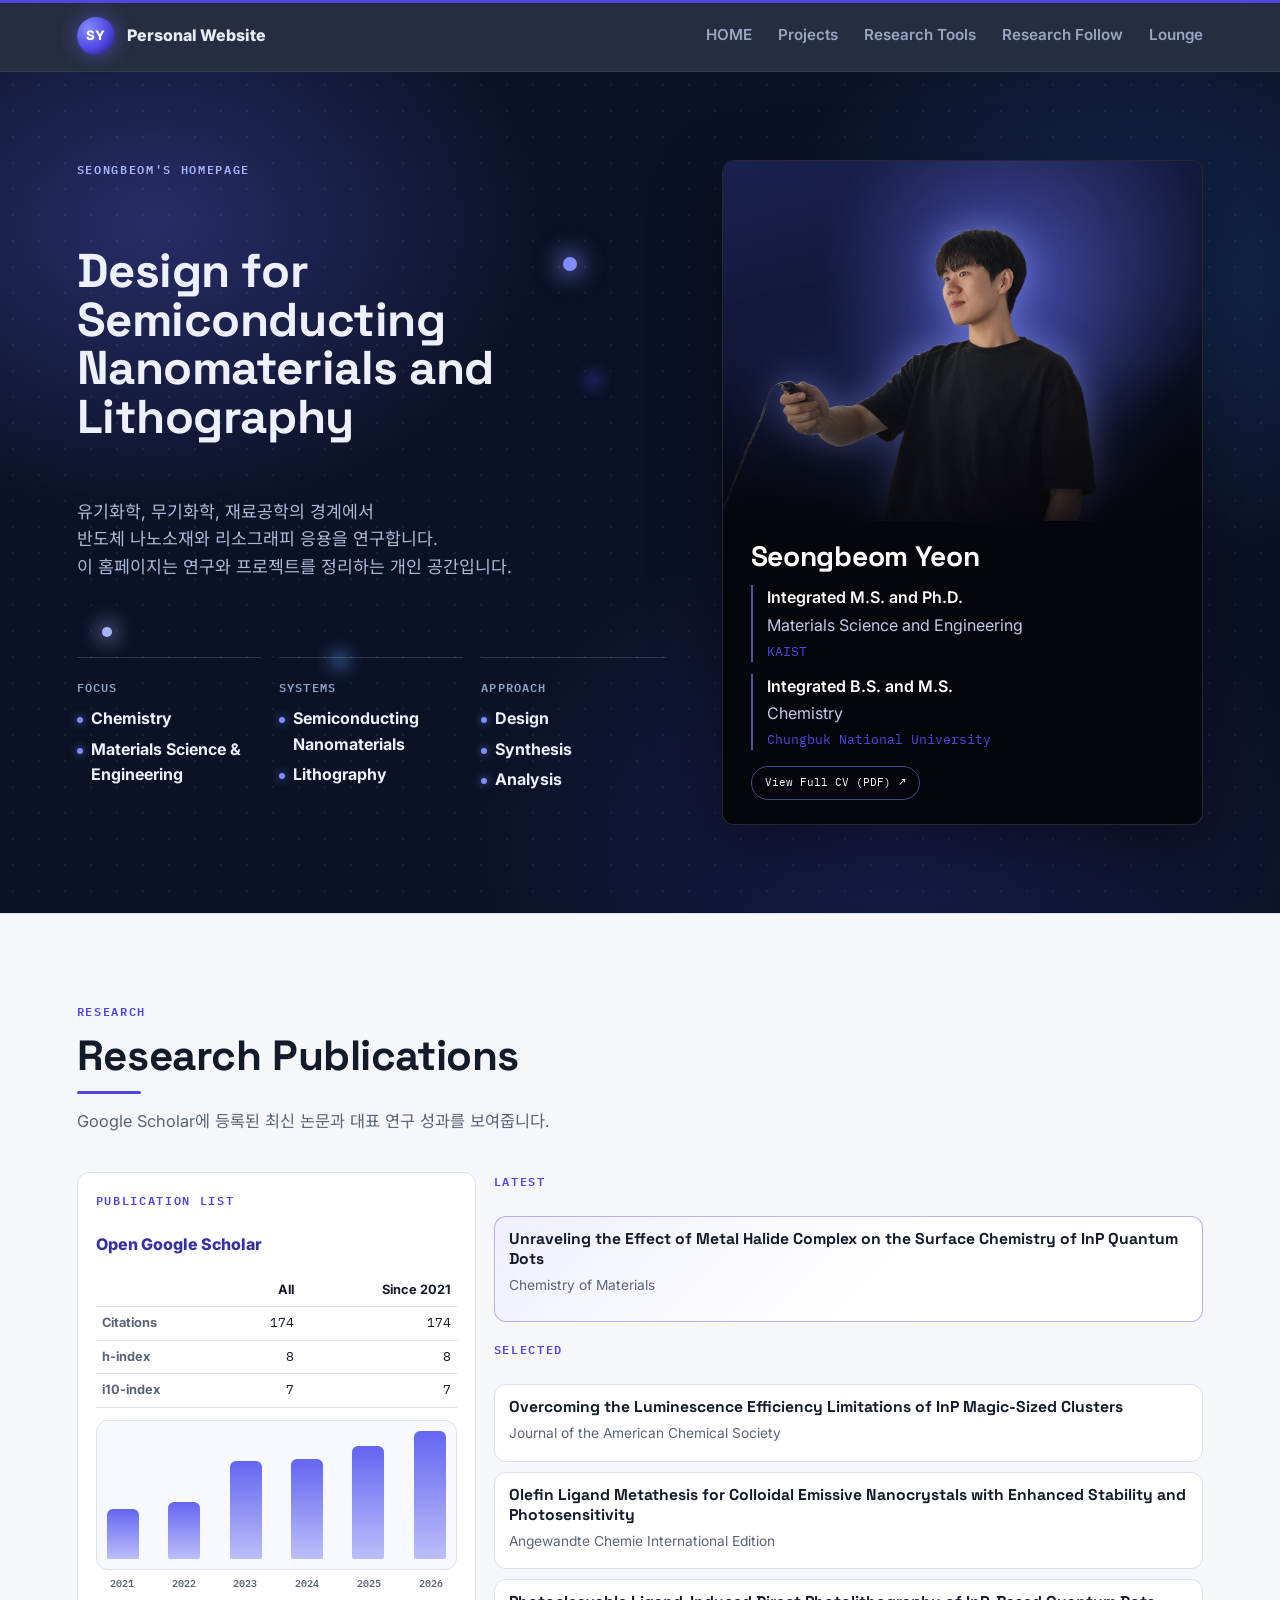
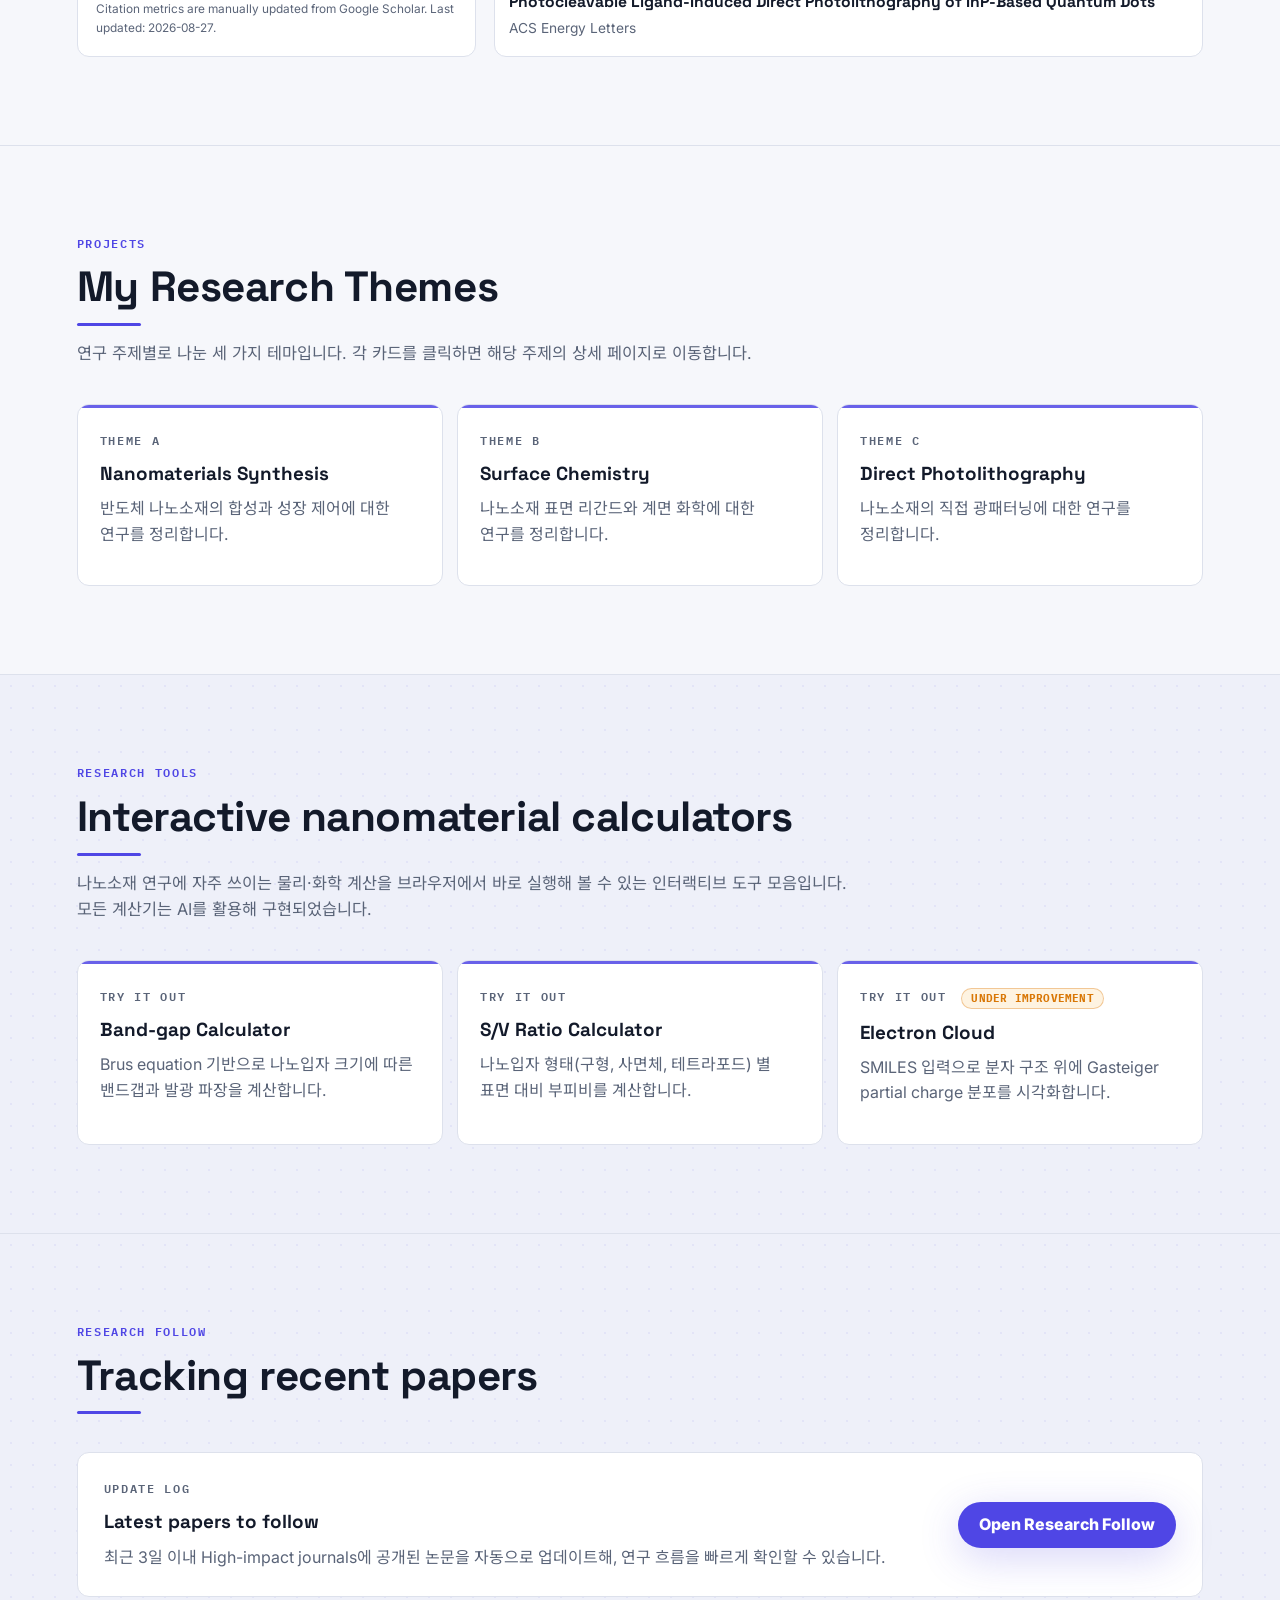
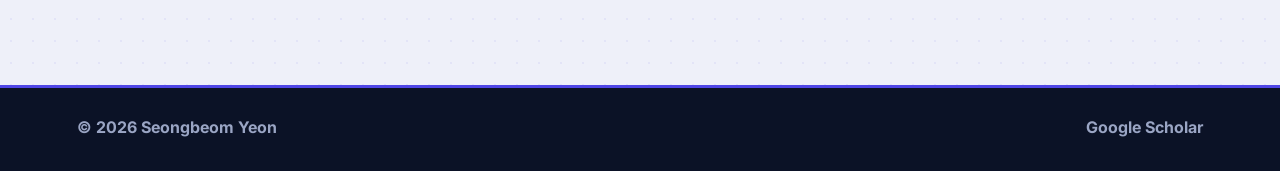
<file: index.html>
<!doctype html>
<html lang="ko">
  <head>
    <meta charset="UTF-8" />
    <meta name="viewport" content="width=device-width, initial-scale=1.0" />
    <meta
      name="description"
      content="Seongbeom Yeon research portfolio in semiconducting nanomaterials, lithography, chemistry, and materials engineering."
    />
    <title>Seongbeom's Homepage</title>

    <!-- Open Graph / social link preview -->
    <meta property="og:type" content="website" />
    <meta property="og:url" content="https://yesbeom.github.io/" />
    <meta property="og:site_name" content="Seongbeom Yeon" />
    <meta property="og:title" content="Seongbeom's Homepage" />
    <meta
      property="og:description"
      content="Seongbeom Yeon research portfolio in semiconducting nanomaterials, lithography, chemistry, and materials engineering."
    />
    <meta property="og:image" content="https://yesbeom.github.io/media/og-cover.png?v=2" />
    <meta property="og:image:width" content="1200" />
    <meta property="og:image:height" content="630" />
    <meta
      property="og:image:alt"
      content="Seongbeom Yeon and the phrase Design for Semiconducting Nanomaterials and Lithography"
    />

    <!-- Twitter / X card -->
    <meta name="twitter:card" content="summary_large_image" />
    <meta name="twitter:title" content="Seongbeom's Homepage" />
    <meta
      name="twitter:description"
      content="Seongbeom Yeon research portfolio in semiconducting nanomaterials, lithography, chemistry, and materials engineering."
    />
    <meta name="twitter:image" content="https://yesbeom.github.io/media/og-cover.png?v=2" />
    <link rel="preconnect" href="https://fonts.googleapis.com" />
    <link rel="preconnect" href="https://fonts.gstatic.com" crossorigin />
    <link
      href="https://fonts.googleapis.com/css2?family=Inter:wght@400;500;600;700;800&family=Noto+Sans+KR:wght@400;500;700;800&family=Space+Grotesk:wght@500;600;700&family=IBM+Plex+Mono:wght@500;600&display=swap"
      rel="stylesheet"
    />
    <link rel="stylesheet" href="css/styles.css" />
  </head>
  <body>
    <header class="site-header">
      <a class="brand" href="index.html" aria-label="Go to home">
        <span class="brand-mark">SY</span>
        <span>Personal Website</span>
      </a>
      <nav class="nav-links" aria-label="Primary navigation">
        <a href="index.html">HOME</a>
        <div class="nav-item">
          <a href="#projects">Projects</a>
          <div class="nav-dropdown">
            <a href="theme-nanomaterials-synthesis.html">Nanomaterials Synthesis</a>
            <a href="theme-surface-chemistry.html">Surface Chemistry</a>
            <a href="theme-direct-photolithography.html">Direct Photolithography</a>
          </div>
        </div>
        <div class="nav-item">
          <a href="research-visualizations.html">Research Tools</a>
          <div class="nav-dropdown">
            <a href="research-visualizations.html#quantum">Band-gap Calculator</a>
            <a href="research-visualizations.html#surface-volume">S/V Ratio Calculator</a>
            <a href="research-visualizations.html#electron-cloud">Electron Cloud</a>
          </div>
        </div>
        <a href="research-follow.html">Research Follow</a>
        <div class="nav-item">
          <a href="lounge.html">Lounge</a>
          <div class="nav-dropdown">
            <a href="lounge.html#quote-cards">Quote Cards</a>
            <a href="lounge.html#ai-project">AI Project</a>
          </div>
        </div>
      </nav>
    </header>

    <main>
      <section class="hero section-band" id="home">
        <div class="hero-copy">
          <p class="eyebrow">Seongbeom's Homepage</p>
          <h1>Design for Semiconducting Nanomaterials and Lithography</h1>
          <p class="hero-text">
            유기화학, 무기화학, 재료공학의 경계에서<br />
            반도체 나노소재와 리소그래피 응용을 연구합니다.<br />
            이 홈페이지는 연구와 프로젝트를 정리하는 개인 공간입니다.
          </p>
          <dl class="stat-grid" aria-label="Research keywords">
            <div>
              <dt>Focus</dt>
              <dd>
                <span>Chemistry</span>
                <span>Materials Science &amp; Engineering</span>
              </dd>
            </div>
            <div>
              <dt>Systems</dt>
              <dd>
                <span>Semiconducting Nanomaterials</span>
                <span>Lithography</span>
              </dd>
            </div>
            <div>
              <dt>Approach</dt>
              <dd>
                <span>Design</span>
                <span>Synthesis</span>
                <span>Analysis</span>
              </dd>
            </div>
          </dl>
        </div>
        <div class="research-visual cv-card" aria-label="Curriculum Vitae">
          <figure class="cv-photo">
            <img src="media/seongbeom-yeon.png" alt="Seongbeom Yeon" loading="lazy" />
          </figure>
          <div class="cv-body">
            <h2>Seongbeom Yeon</h2>
            <ul class="cv-education">
              <li>
                <span class="cv-degree">Integrated M.S. and Ph.D.</span>
                <span class="cv-field">Materials Science and Engineering</span>
                <span class="cv-school">KAIST</span>
              </li>
              <li>
                <span class="cv-degree">Integrated B.S. and M.S.</span>
                <span class="cv-field">Chemistry</span>
                <span class="cv-school">Chungbuk National University</span>
              </li>
            </ul>
            <a class="cv-link" href="media/seongbeom-yeon-cv.pdf" target="_blank" rel="noreferrer">
              View Full CV (PDF)
            </a>
          </div>
        </div>
      </section>

      <section class="section" id="research">
        <div class="section-heading">
          <p class="eyebrow">Research</p>
          <h2>Research Publications</h2>
          <p>Google Scholar에 등록된 최신 논문과 대표 연구 성과를 보여줍니다.</p>
        </div>

        <div class="research-layout">
          <aside class="scholar-box">
            <p class="box-label">Publication List</p>
            <a
              class="text-link"
              href="https://scholar.google.com/citations?hl=en&user=OSOr344AAAAJ&view_op=list_works&sortby=pubdate"
              target="_blank"
              rel="noreferrer"
            >
              Open Google Scholar
            </a>

            <div class="citation-widget" aria-label="Google Scholar cited by overview">
              <table class="citation-table">
                <thead>
                  <tr>
                    <th></th>
                    <th>All</th>
                    <th>Since 2021</th>
                  </tr>
                </thead>
                <tbody>
                  <tr>
                    <th>Citations</th>
                    <td data-citation-value="citations-all">174</td>
                    <td data-citation-value="citations-recent">174</td>
                  </tr>
                  <tr>
                    <th>h-index</th>
                    <td data-citation-value="h-all">8</td>
                    <td data-citation-value="h-recent">8</td>
                  </tr>
                  <tr>
                    <th>i10-index</th>
                    <td data-citation-value="i10-all">7</td>
                    <td data-citation-value="i10-recent">7</td>
                  </tr>
                </tbody>
              </table>
              <div class="citation-chart" id="citation-chart" aria-label="Citation trend">
                <span style="--bar-height: 39%"></span>
                <span style="--bar-height: 44%"></span>
                <span style="--bar-height: 76%"></span>
                <span style="--bar-height: 78%"></span>
                <span style="--bar-height: 88%"></span>
                <span style="--bar-height: 100%"></span>
              </div>
              <div class="citation-years" id="citation-years" aria-hidden="true">
                <span>2021</span>
                <span>2022</span>
                <span>2023</span>
                <span>2024</span>
                <span>2025</span>
                <span>2026</span>
              </div>
              <p class="citation-note" id="citation-note">Citation metrics are manually updated from Google Scholar.</p>
            </div>
          </aside>

          <div class="publication-showcase" aria-live="polite">
            <div>
              <p class="box-label">Latest</p>
              <div class="publication-list" id="latest-publication"></div>
            </div>
            <div>
              <p class="box-label">Selected</p>
              <div class="publication-list" id="selected-publications"></div>
            </div>
          </div>
        </div>
      </section>

      <section class="section" id="projects">
        <div class="section-heading">
          <p class="eyebrow">Projects</p>
          <h2>My Research Themes</h2>
          <p>
            연구 주제별로 나눈 세 가지 테마입니다. 각 카드를 클릭하면 해당 주제의 상세 페이지로
            이동합니다.
          </p>
        </div>

        <div class="theme-grid">
          <a class="theme-card-link" href="theme-nanomaterials-synthesis.html">
            <article>
              <p class="box-label">Theme A</p>
              <h3>Nanomaterials Synthesis</h3>
              <p>반도체 나노소재의 합성과 성장 제어에 대한 연구를 정리합니다.</p>
            </article>
          </a>
          <a class="theme-card-link" href="theme-surface-chemistry.html">
            <article>
              <p class="box-label">Theme B</p>
              <h3>Surface Chemistry</h3>
              <p>나노소재 표면 리간드와 계면 화학에 대한 연구를 정리합니다.</p>
            </article>
          </a>
          <a class="theme-card-link" href="theme-direct-photolithography.html">
            <article>
              <p class="box-label">Theme C</p>
              <h3>Direct Photolithography</h3>
              <p>나노소재의 직접 광패터닝에 대한 연구를 정리합니다.</p>
            </article>
          </a>
        </div>
      </section>

      <section class="section muted" id="research-visualizations-preview">
        <div class="section-heading">
          <p class="eyebrow">Research Tools</p>
          <h2>Interactive nanomaterial calculators</h2>
          <p>
            나노소재 연구에 자주 쓰이는 물리·화학 계산을 브라우저에서 바로 실행해 볼 수 있는
            인터랙티브 도구 모음입니다.<br />
            모든 계산기는 AI를 활용해 구현되었습니다.
          </p>
        </div>

        <div class="theme-grid">
          <a class="theme-card-link" href="research-visualizations.html#quantum">
            <article>
              <p class="box-label">Try it out</p>
              <h3>Band-gap Calculator</h3>
              <p>Brus equation 기반으로 나노입자 크기에 따른 밴드갭과 발광 파장을 계산합니다.</p>
            </article>
          </a>
          <a class="theme-card-link" href="research-visualizations.html#surface-volume">
            <article>
              <p class="box-label">Try it out</p>
              <h3>S/V Ratio Calculator</h3>
              <p>나노입자 형태(구형, 사면체, 테트라포드) 별 표면 대비 부피비를 계산합니다.</p>
            </article>
          </a>
          <a class="theme-card-link" href="research-visualizations.html#electron-cloud">
            <article>
              <p class="box-label">Try it out <span class="status-flag">Under improvement</span></p>
              <h3>Electron Cloud</h3>
              <p>SMILES 입력으로 분자 구조 위에 Gasteiger partial charge 분포를 시각화합니다.</p>
            </article>
          </a>
        </div>
      </section>

      <section class="section muted" id="research-follow-preview">
        <div class="section-heading">
          <p class="eyebrow">Research Follow</p>
          <h2>Tracking recent papers</h2>
        </div>

        <div class="follow-preview">
          <div>
            <p class="box-label">Update log</p>
            <h3>Latest papers to follow</h3>
            <p>
              최근 3일 이내 High-impact journals에 공개된 논문을 자동으로 업데이트해, 연구 흐름을 빠르게 확인할 수 있습니다.
            </p>
          </div>
          <a class="button primary" href="research-follow.html">Open Research Follow</a>
        </div>
      </section>
    </main>

    <footer class="site-footer">
      <span>&copy; <span id="year"></span> Seongbeom Yeon</span>
      <a
        href="https://scholar.google.com/citations?hl=en&user=OSOr344AAAAJ&view_op=list_works&sortby=pubdate"
        target="_blank"
        rel="noreferrer"
      >
        Google Scholar
      </a>
    </footer>

    <script type="module" src="js/pages/home.js"></script>
  </body>
</html>
</file>
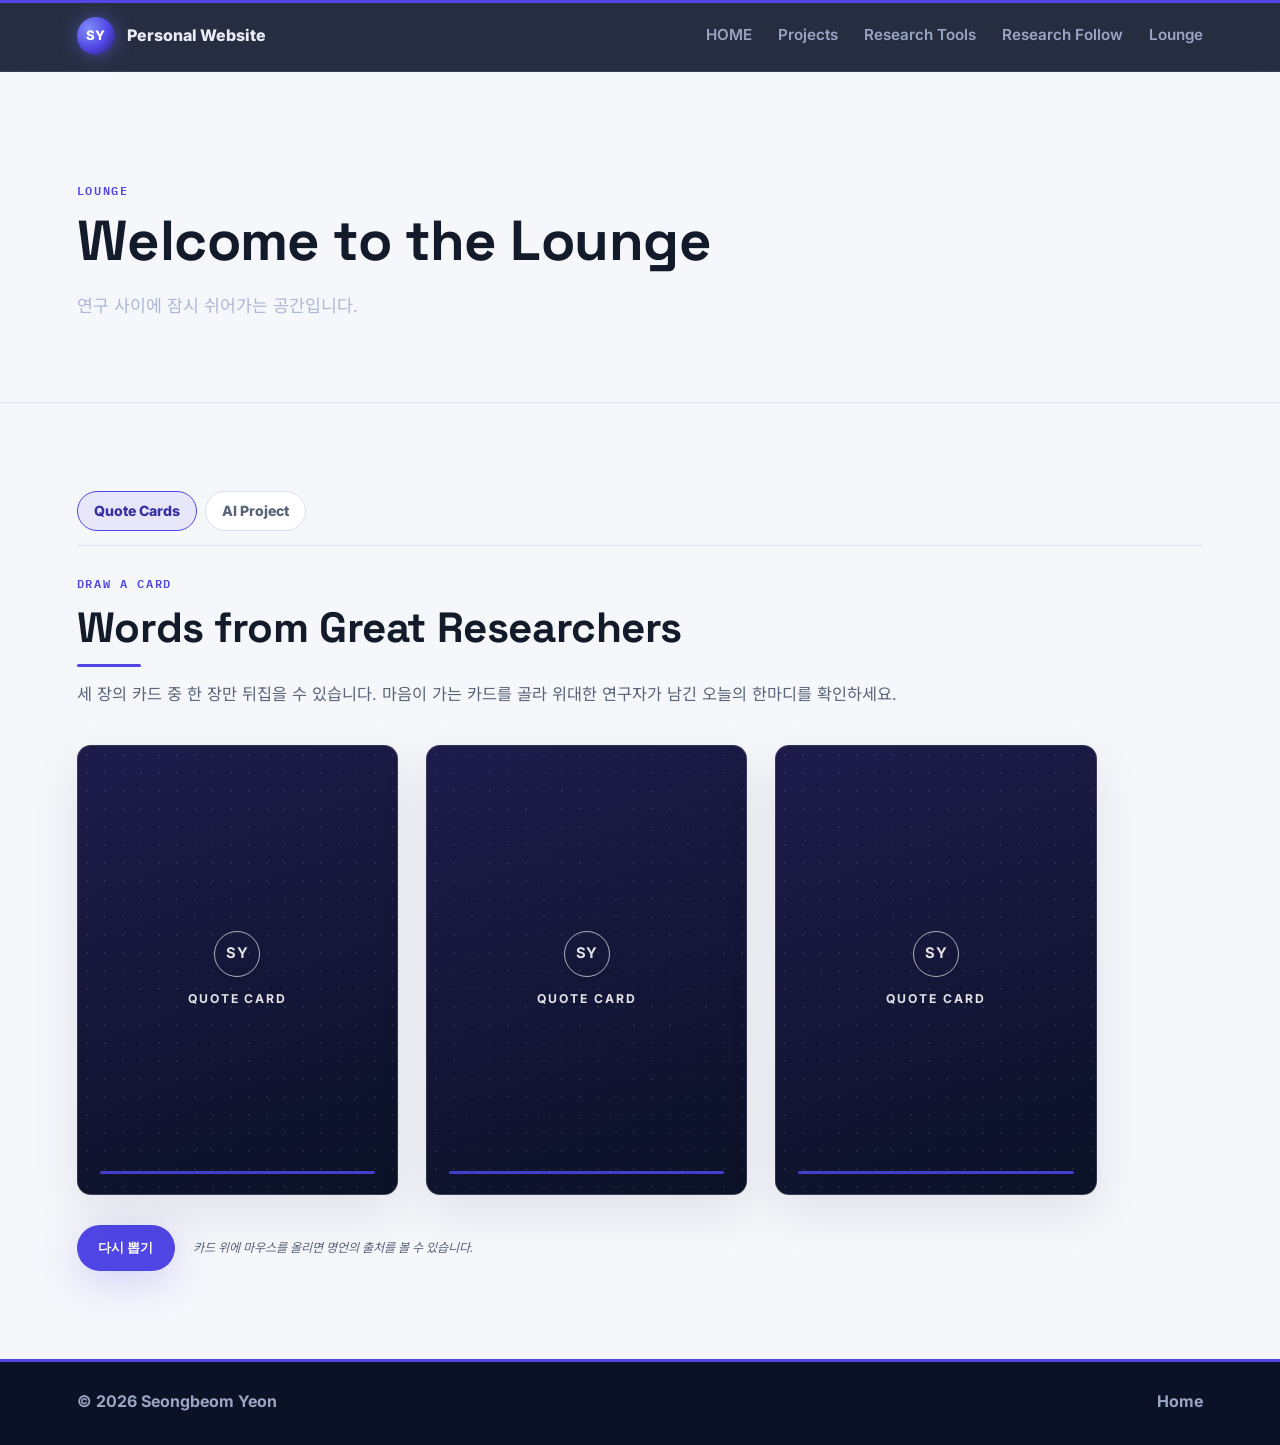
<file: lounge.html>
<!doctype html>
<html lang="ko">
  <head>
    <meta charset="UTF-8" />
    <meta name="viewport" content="width=device-width, initial-scale=1.0" />
    <meta name="robots" content="noindex" />
    <meta name="description" content="A hidden lounge — a small resting space inside the research portfolio." />
    <title>Lounge | Seongbeom Yeon</title>
    <link rel="preconnect" href="https://fonts.googleapis.com" />
    <link rel="preconnect" href="https://fonts.gstatic.com" crossorigin />
    <link
      href="https://fonts.googleapis.com/css2?family=Inter:wght@400;500;600;700;800&family=Noto+Sans+KR:wght@400;500;700;800&family=Space+Grotesk:wght@500;600;700&family=IBM+Plex+Mono:wght@500;600&display=swap"
      rel="stylesheet"
    />
    <link rel="stylesheet" href="css/styles.css" />
  </head>
  <body>
    <header class="site-header">
      <a class="brand" href="index.html" aria-label="Go to home">
        <span class="brand-mark">SY</span>
        <span>Personal Website</span>
      </a>
      <nav class="nav-links" aria-label="Primary navigation">
        <a href="index.html">HOME</a>
        <div class="nav-item">
          <a href="index.html#projects">Projects</a>
          <div class="nav-dropdown">
            <a href="theme-nanomaterials-synthesis.html">Nanomaterials Synthesis</a>
            <a href="theme-surface-chemistry.html">Surface Chemistry</a>
            <a href="theme-direct-photolithography.html">Direct Photolithography</a>
          </div>
        </div>
        <div class="nav-item">
          <a href="research-visualizations.html">Research Tools</a>
          <div class="nav-dropdown">
            <a href="research-visualizations.html#quantum">Band-gap Calculator</a>
            <a href="research-visualizations.html#surface-volume">S/V Ratio Calculator</a>
            <a href="research-visualizations.html#electron-cloud">Electron Cloud</a>
          </div>
        </div>
        <a href="research-follow.html">Research Follow</a>
        <div class="nav-item">
          <a href="lounge.html" aria-current="page">Lounge</a>
          <div class="nav-dropdown">
            <a href="lounge.html#quote-cards">Quote Cards</a>
            <a href="lounge.html#ai-project">AI Project</a>
          </div>
        </div>
      </nav>
    </header>

    <main>
      <section class="page-hero section-band">
        <div>
          <p class="eyebrow">Lounge</p>
          <h1>Welcome to the Lounge</h1>
          <p class="hero-text">
            연구 사이에 잠시 쉬어가는 공간입니다.
          </p>
        </div>
      </section>

      <section class="section">
        <div class="tab-list" id="lounge-tabs" role="tablist" aria-label="Lounge menus">
          <button
            class="tab-button is-active"
            type="button"
            role="tab"
            data-tab="quote-cards"
            aria-selected="true"
            aria-controls="quote-cards-panel"
          >
            Quote Cards
          </button>
          <button
            class="tab-button"
            type="button"
            role="tab"
            data-tab="ai-project"
            aria-selected="false"
            aria-controls="ai-project-panel"
          >
            AI Project
          </button>
        </div>

        <div class="tab-panel" id="quote-cards-panel" data-tab-panel="quote-cards" role="tabpanel">
          <div class="section-heading">
            <p class="eyebrow">Draw a Card</p>
            <h2>Words from Great Researchers</h2>
            <p>
              세 장의 카드 중 한 장만 뒤집을 수 있습니다. 마음이 가는 카드를 골라 위대한 연구자가
              남긴 오늘의 한마디를 확인하세요.
            </p>
          </div>

          <div class="quote-deck" id="quote-deck" aria-live="polite"></div>

          <div class="quote-deck-toolbar">
            <button class="button primary" type="button" id="quote-redraw-button">다시 뽑기</button>
            <p class="calculator-reference">카드 위에 마우스를 올리면 명언의 출처를 볼 수 있습니다.</p>
          </div>
        </div>

        <div class="tab-panel" id="ai-project-panel" data-tab-panel="ai-project" role="tabpanel" hidden>
          <article class="project-showcase">
            <div class="section-heading">
              <p class="eyebrow">AI Project 01</p>
              <h2>AI Chat Program</h2>
              <p>직접 만든 AI chat 프로그램의 시연 영상입니다. 재생 버튼을 눌러 확인해 보세요.</p>
            </div>

            <figure class="video-frame">
              <div class="video-player" data-video-player>
                <video preload="metadata" poster="media/ai-chat-demo-poster.jpg" src="media/ai-chat-demo.mp4">
                  브라우저가 video 태그를 지원하지 않습니다.
                </video>
                <div class="video-controls">
                  <button class="video-control-button" type="button" data-play-toggle aria-label="재생/일시정지">▶</button>
                  <span class="video-time" data-seek-current>0:00</span>
                  <div class="video-seek-track" data-seek-track aria-label="재생 위치 이동">
                    <div class="video-seek-fill" data-seek-fill></div>
                  </div>
                  <span class="video-time" data-seek-duration>0:00</span>
                  <button class="video-control-button" type="button" data-fullscreen aria-label="전체 화면">⛶</button>
                </div>
              </div>
            </figure>
          </article>

          <article class="project-showcase">
            <div class="section-heading">
              <p class="eyebrow">AI Project 02</p>
              <h2>Second Brain Project</h2>
              <p>개인 지식을 축적하고 연결하는 Second Brain 프로젝트의 시연 영상입니다.</p>
            </div>

            <figure class="video-frame">
              <div class="video-player" data-video-player>
                <video preload="metadata" poster="media/second-brain-demo-poster.jpg" src="media/second-brain-demo.mp4">
                  브라우저가 video 태그를 지원하지 않습니다.
                </video>
                <div class="video-controls">
                  <button class="video-control-button" type="button" data-play-toggle aria-label="재생/일시정지">▶</button>
                  <span class="video-time" data-seek-current>0:00</span>
                  <div class="video-seek-track" data-seek-track aria-label="재생 위치 이동">
                    <div class="video-seek-fill" data-seek-fill></div>
                  </div>
                  <span class="video-time" data-seek-duration>0:00</span>
                  <button class="video-control-button" type="button" data-fullscreen aria-label="전체 화면">⛶</button>
                </div>
              </div>
            </figure>
          </article>
        </div>
      </section>
    </main>

    <footer class="site-footer">
      <span>&copy; <span id="year"></span> Seongbeom Yeon</span>
      <a href="index.html">Home</a>
    </footer>

    <script type="module" src="js/pages/lounge-page.js"></script>
  </body>
</html>
</file>
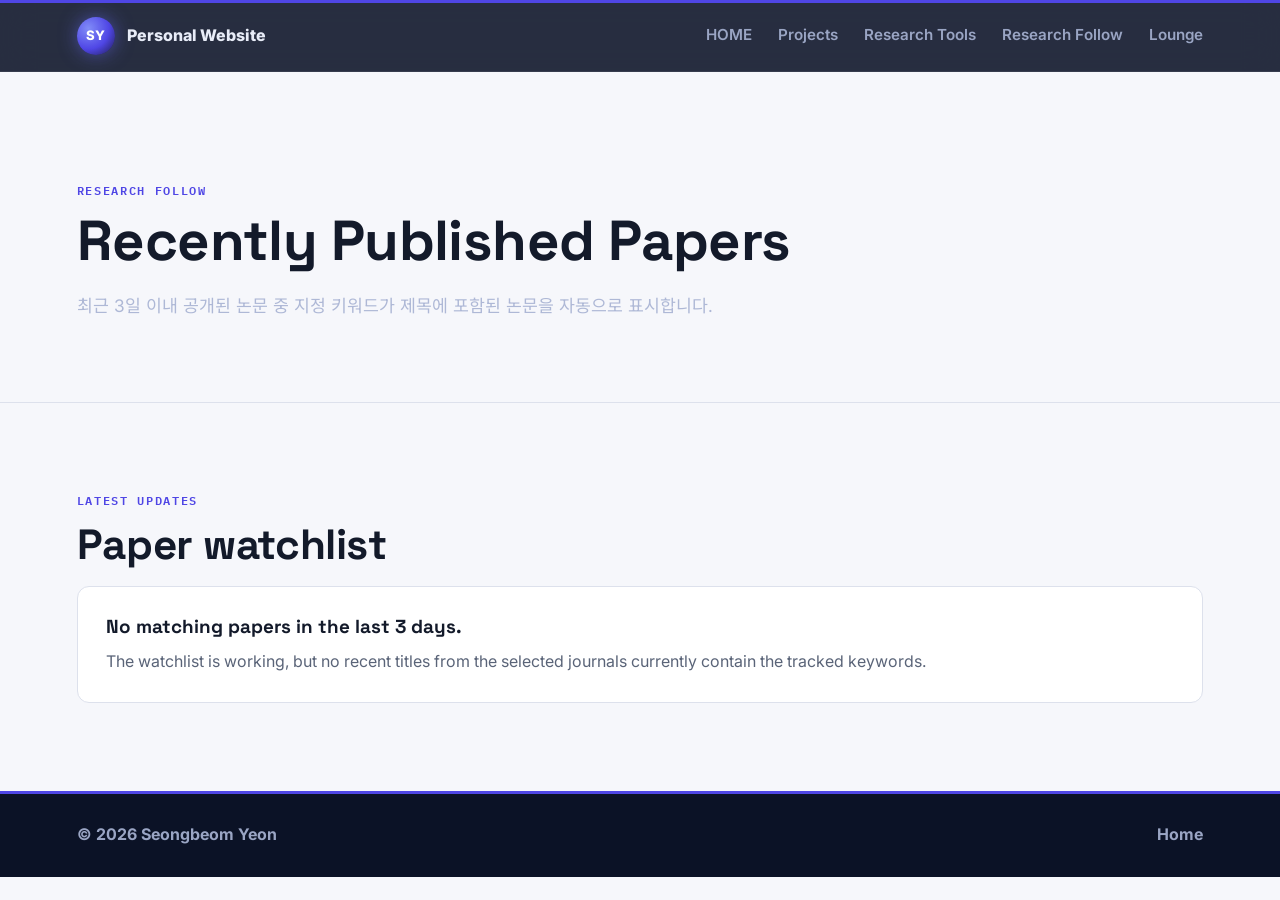
<file: research-follow.html>
<!doctype html>
<html lang="ko">
  <head>
    <meta charset="UTF-8" />
    <meta name="viewport" content="width=device-width, initial-scale=1.0" />
    <meta
      name="description"
      content="Research Follow page for tracking recently published papers in chemistry and semiconducting nanomaterials."
    />
    <title>Research Follow | Seongbeom Yeon</title>
    <link rel="preconnect" href="https://fonts.googleapis.com" />
    <link rel="preconnect" href="https://fonts.gstatic.com" crossorigin />
    <link
      href="https://fonts.googleapis.com/css2?family=Inter:wght@400;500;600;700;800&family=Noto+Sans+KR:wght@400;500;700;800&family=Space+Grotesk:wght@500;600;700&family=IBM+Plex+Mono:wght@500;600&display=swap"
      rel="stylesheet"
    />
    <link rel="stylesheet" href="css/styles.css" />
  </head>
  <body>
    <header class="site-header">
      <a class="brand" href="index.html" aria-label="Go to home">
        <span class="brand-mark">SY</span>
        <span>Personal Website</span>
      </a>
      <nav class="nav-links" aria-label="Primary navigation">
        <a href="index.html">HOME</a>
        <div class="nav-item">
          <a href="index.html#projects">Projects</a>
          <div class="nav-dropdown">
            <a href="theme-nanomaterials-synthesis.html">Nanomaterials Synthesis</a>
            <a href="theme-surface-chemistry.html">Surface Chemistry</a>
            <a href="theme-direct-photolithography.html">Direct Photolithography</a>
          </div>
        </div>
        <div class="nav-item">
          <a href="research-visualizations.html">Research Tools</a>
          <div class="nav-dropdown">
            <a href="research-visualizations.html#quantum">Band-gap Calculator</a>
            <a href="research-visualizations.html#surface-volume">S/V Ratio Calculator</a>
            <a href="research-visualizations.html#electron-cloud">Electron Cloud</a>
          </div>
        </div>
        <a href="research-follow.html" aria-current="page">Research Follow</a>
        <div class="nav-item">
          <a href="lounge.html">Lounge</a>
          <div class="nav-dropdown">
            <a href="lounge.html#quote-cards">Quote Cards</a>
            <a href="lounge.html#ai-project">AI Project</a>
          </div>
        </div>
      </nav>
    </header>

    <main>
      <section class="page-hero section-band">
        <div>
          <p class="eyebrow">Research Follow</p>
          <h1>Recently Published Papers</h1>
          <p class="hero-text">
            최근 3일 이내 공개된 논문 중 지정 키워드가 제목에 포함된 논문을 자동으로 표시합니다.
          </p>
        </div>
      </section>

      <section class="section">
        <div class="follow-toolbar">
          <div>
            <p class="eyebrow">Latest Updates</p>
            <h2>Paper watchlist</h2>
          </div>
        </div>

        <div class="follow-status" id="research-follow-status">Loading recent papers...</div>
        <div class="follow-list" id="research-follow-list" aria-live="polite">
          <article class="loading-card">
            <span class="loading-spinner" aria-hidden="true"></span>
            <div>
              <h3>Loading recent papers...</h3>
              <p>Crossref에서 최근 논문 데이터를 불러오고 있습니다.</p>
            </div>
          </article>
        </div>
      </section>
    </main>

    <footer class="site-footer">
      <span>&copy; <span id="year"></span> Seongbeom Yeon</span>
      <a href="index.html">Home</a>
    </footer>

    <script type="module" src="js/pages/research-follow-page.js"></script>
  </body>
</html>
</file>
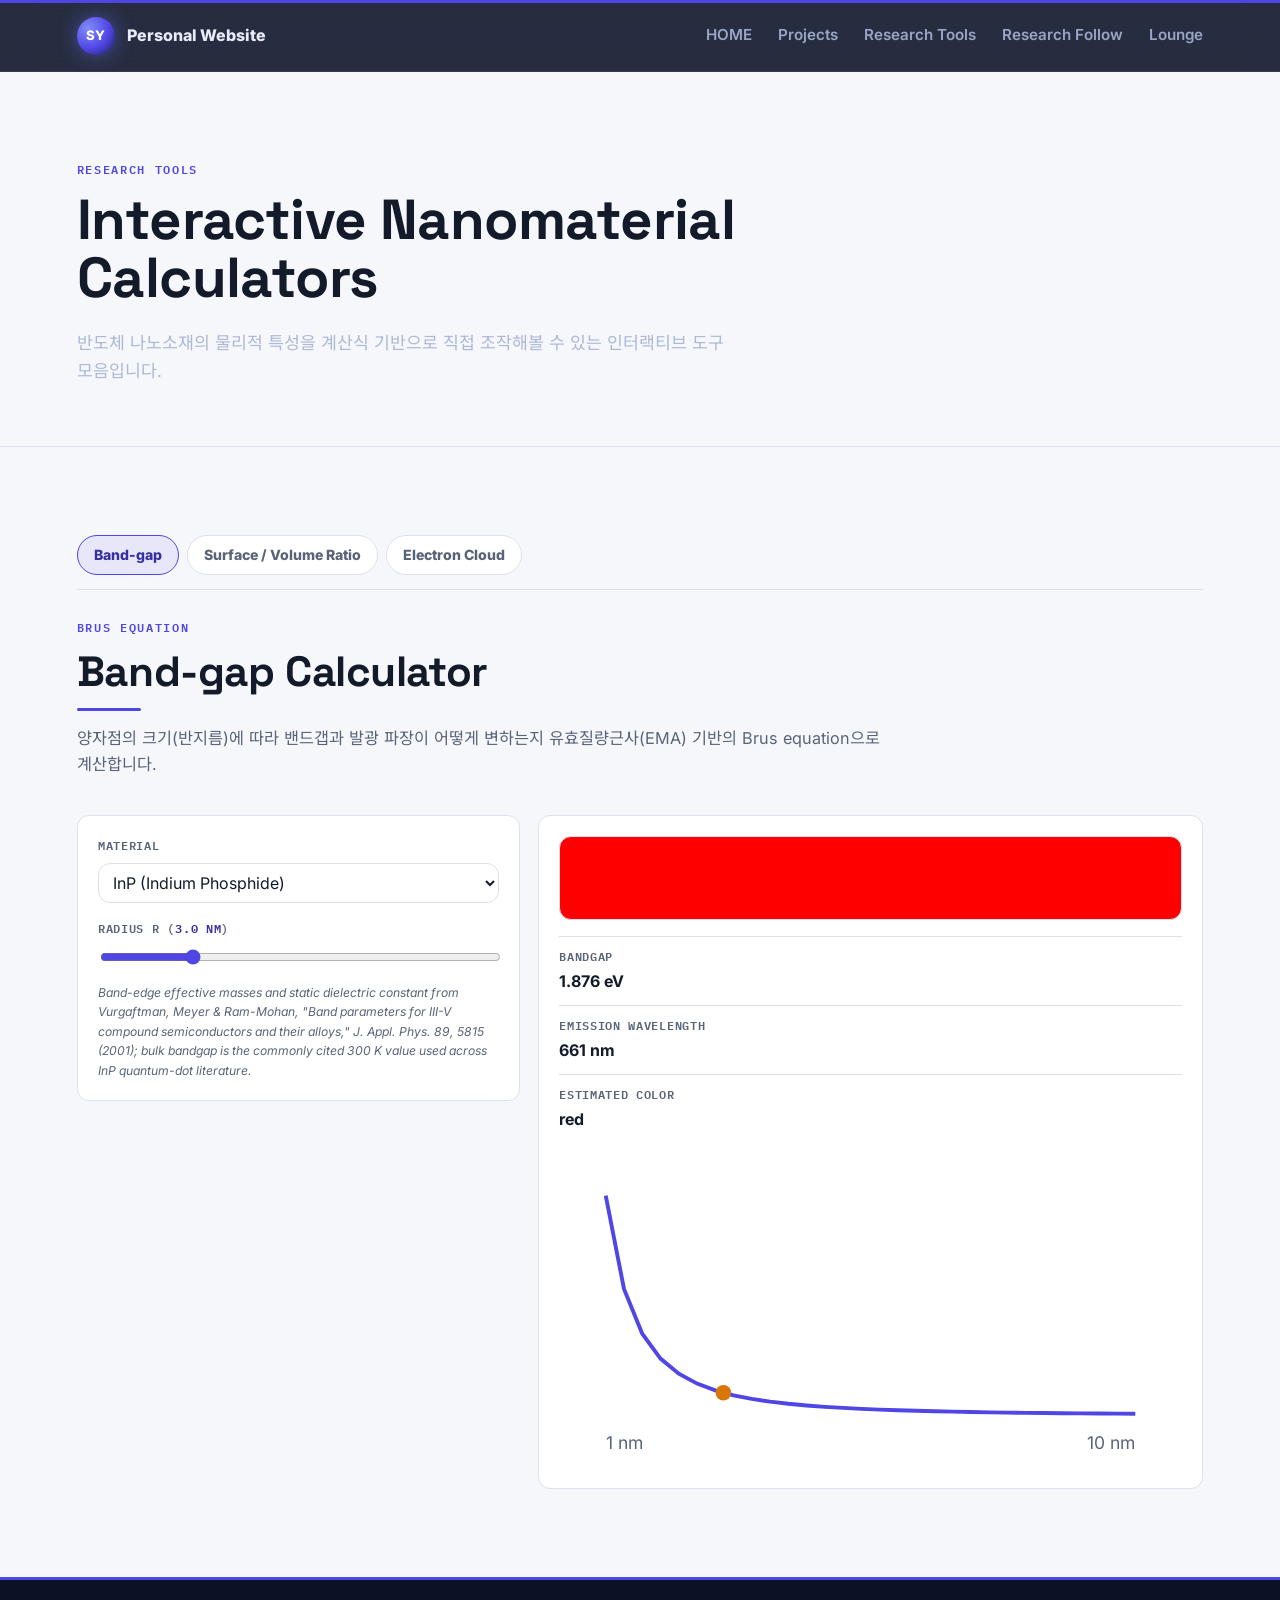
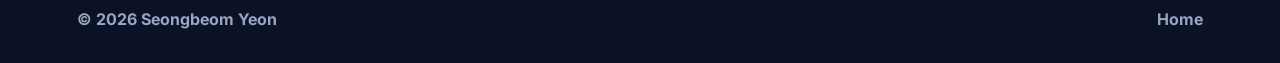
<file: research-visualizations.html>
<!doctype html>
<html lang="ko">
  <head>
    <meta charset="UTF-8" />
    <meta name="viewport" content="width=device-width, initial-scale=1.0" />
    <meta
      name="description"
      content="Interactive research tools for band-gap and nanoparticle morphology calculations, built by Seongbeom Yeon."
    />
    <title>Research Tools | Seongbeom Yeon</title>
    <link rel="preconnect" href="https://fonts.googleapis.com" />
    <link rel="preconnect" href="https://fonts.gstatic.com" crossorigin />
    <link
      href="https://fonts.googleapis.com/css2?family=Inter:wght@400;500;600;700;800&family=Noto+Sans+KR:wght@400;500;700;800&family=Space+Grotesk:wght@500;600;700&family=IBM+Plex+Mono:wght@500;600&display=swap"
      rel="stylesheet"
    />
    <link rel="stylesheet" href="css/styles.css" />
  </head>
  <body>
    <header class="site-header">
      <a class="brand" href="index.html" aria-label="Go to home">
        <span class="brand-mark">SY</span>
        <span>Personal Website</span>
      </a>
      <nav class="nav-links" aria-label="Primary navigation">
        <a href="index.html">HOME</a>
        <div class="nav-item">
          <a href="index.html#projects">Projects</a>
          <div class="nav-dropdown">
            <a href="theme-nanomaterials-synthesis.html">Nanomaterials Synthesis</a>
            <a href="theme-surface-chemistry.html">Surface Chemistry</a>
            <a href="theme-direct-photolithography.html">Direct Photolithography</a>
          </div>
        </div>
        <div class="nav-item">
          <a href="research-visualizations.html" aria-current="page">Research Tools</a>
          <div class="nav-dropdown">
            <a href="research-visualizations.html#quantum">Band-gap Calculator</a>
            <a href="research-visualizations.html#surface-volume">S/V Ratio Calculator</a>
            <a href="research-visualizations.html#electron-cloud">Electron Cloud</a>
          </div>
        </div>
        <a href="research-follow.html">Research Follow</a>
        <div class="nav-item">
          <a href="lounge.html">Lounge</a>
          <div class="nav-dropdown">
            <a href="lounge.html#quote-cards">Quote Cards</a>
            <a href="lounge.html#ai-project">AI Project</a>
          </div>
        </div>
      </nav>
    </header>

    <main>
      <section class="page-hero section-band">
        <div>
          <p class="eyebrow">Research Tools</p>
          <h1>Interactive Nanomaterial Calculators</h1>
          <p class="hero-text">
            반도체 나노소재의 물리적 특성을 계산식 기반으로 직접 조작해볼 수 있는 인터랙티브 도구 모음입니다.
          </p>
        </div>
      </section>

      <section class="section">
        <div class="tab-list" id="calculator-tabs" role="tablist" aria-label="Research visualization calculators">
          <button class="tab-button is-active" type="button" role="tab" data-tab="quantum" aria-selected="true" aria-controls="quantum-panel">
            Band-gap
          </button>
          <button class="tab-button" type="button" role="tab" data-tab="surface-volume" aria-selected="false" aria-controls="surface-volume-panel">
            Surface / Volume Ratio
          </button>
          <button class="tab-button" type="button" role="tab" data-tab="electron-cloud" aria-selected="false" aria-controls="electron-cloud-panel">
            Electron Cloud
          </button>
        </div>

        <div class="tab-panel" id="quantum-panel" data-tab-panel="quantum" role="tabpanel">
          <div class="section-heading">
            <p class="eyebrow">Brus Equation</p>
            <h2>Band-gap Calculator</h2>
            <p>
              양자점의 크기(반지름)에 따라 밴드갭과 발광 파장이 어떻게 변하는지 유효질량근사(EMA) 기반의
              Brus equation으로 계산합니다.
            </p>
          </div>

          <div class="calculator-layout">
            <div class="calculator-controls">
              <label class="param-field">
                <span>Material</span>
                <select id="material-select"></select>
              </label>
              <label class="param-field">
                <span>Radius R (<output id="radius-value"></output>)</span>
                <input type="range" id="radius-slider" />
              </label>

              <div class="empty-state" id="quantum-range-warning" hidden>
                <p>
                  현재 반지름은 이 물질의 유효질량근사(EMA) 근사가 물리적으로 유효한 범위를 벗어났습니다.
                  결과는 참고용으로만 확인하세요.
                </p>
              </div>

              <p class="calculator-reference" id="material-reference-note"></p>
            </div>

            <div class="calculator-result">
              <div class="emission-swatch" id="emission-swatch" aria-label="Estimated emission color"></div>
              <dl class="calculator-output" id="quantum-output"></dl>
              <div class="calculator-chart" id="bandgap-curve-chart" aria-label="Bandgap versus radius curve"></div>
            </div>
          </div>
        </div>

        <div class="tab-panel" id="surface-volume-panel" data-tab-panel="surface-volume" role="tabpanel" hidden>
          <div class="section-heading">
            <p class="eyebrow">Nanoparticle Geometry</p>
            <h2>Surface-to-Volume Ratio Calculator</h2>
            <p>
              나노입자의 형태(구형, 정사면체, 테트라포드)에 따라 표면적, 부피, 표면 대 부피 비율이 어떻게
              달라지는지 계산합니다.
            </p>
          </div>

          <div class="calculator-layout">
            <div class="calculator-controls">
              <label class="param-field">
                <span>Morphology</span>
                <select id="morphology-select"></select>
              </label>

              <div class="morphology-diagram" id="morphology-diagram" aria-hidden="true"></div>

              <div class="morphology-params" id="morphology-params"></div>
            </div>

            <div class="calculator-result">
              <dl class="calculator-output" id="surface-volume-output"></dl>
            </div>
          </div>
        </div>

        <div class="tab-panel" id="electron-cloud-panel" data-tab-panel="electron-cloud" role="tabpanel" hidden>
          <div class="section-heading">
            <p class="eyebrow">Gasteiger Partial Charge</p>
            <h2>Electron Cloud Viewer</h2>
            <p>
              SMILES 코드를 입력하면 분자 구조 위에 Gasteiger partial charge를 색으로 입혀
              전자가 어느 부분에 쏠려 있는지 정성적으로 보여줍니다.
            </p>
          </div>

          <div class="calculator-layout">
            <div class="calculator-controls">
              <label class="param-field">
                <span>Preset molecule</span>
                <select id="molecule-preset-select"></select>
              </label>
              <p class="calculator-reference" id="molecule-preset-iupac" hidden></p>
              <label class="param-field">
                <span>SMILES</span>
                <input type="text" id="smiles-input" spellcheck="false" autocomplete="off" placeholder="예: CC(=O)O" />
              </label>
              <button class="button" type="button" id="render-molecule-button">Render</button>

              <p class="calculator-reference">
                Gasteiger partial charge는 전기음성도 기반의 경험적 추정치로, 실제 electron
                density(전자 확률 분포)가 아닙니다. 정성적 경향 파악용으로만 활용하세요.
                지원 원소: H, C, N, O, F, Cl, Br, I, S, P.
              </p>
            </div>

            <div class="calculator-result">
              <div id="electron-cloud-status" aria-live="polite"></div>
              <div class="electron-cloud-canvas-wrap" id="electron-cloud-canvas-wrap">
                <canvas id="electron-cloud-canvas"></canvas>
                <div class="electron-cloud-tooltip" id="electron-cloud-tooltip" hidden></div>
              </div>
              <div class="electron-cloud-legend" id="electron-cloud-legend"></div>
              <dl class="calculator-output" id="electron-cloud-output"></dl>
            </div>
          </div>
        </div>
      </section>
    </main>

    <footer class="site-footer">
      <span>&copy; <span id="year"></span> Seongbeom Yeon</span>
      <a href="index.html">Home</a>
    </footer>

    <script type="module" src="js/pages/research-visualizations-page.js"></script>
  </body>
</html>
</file>
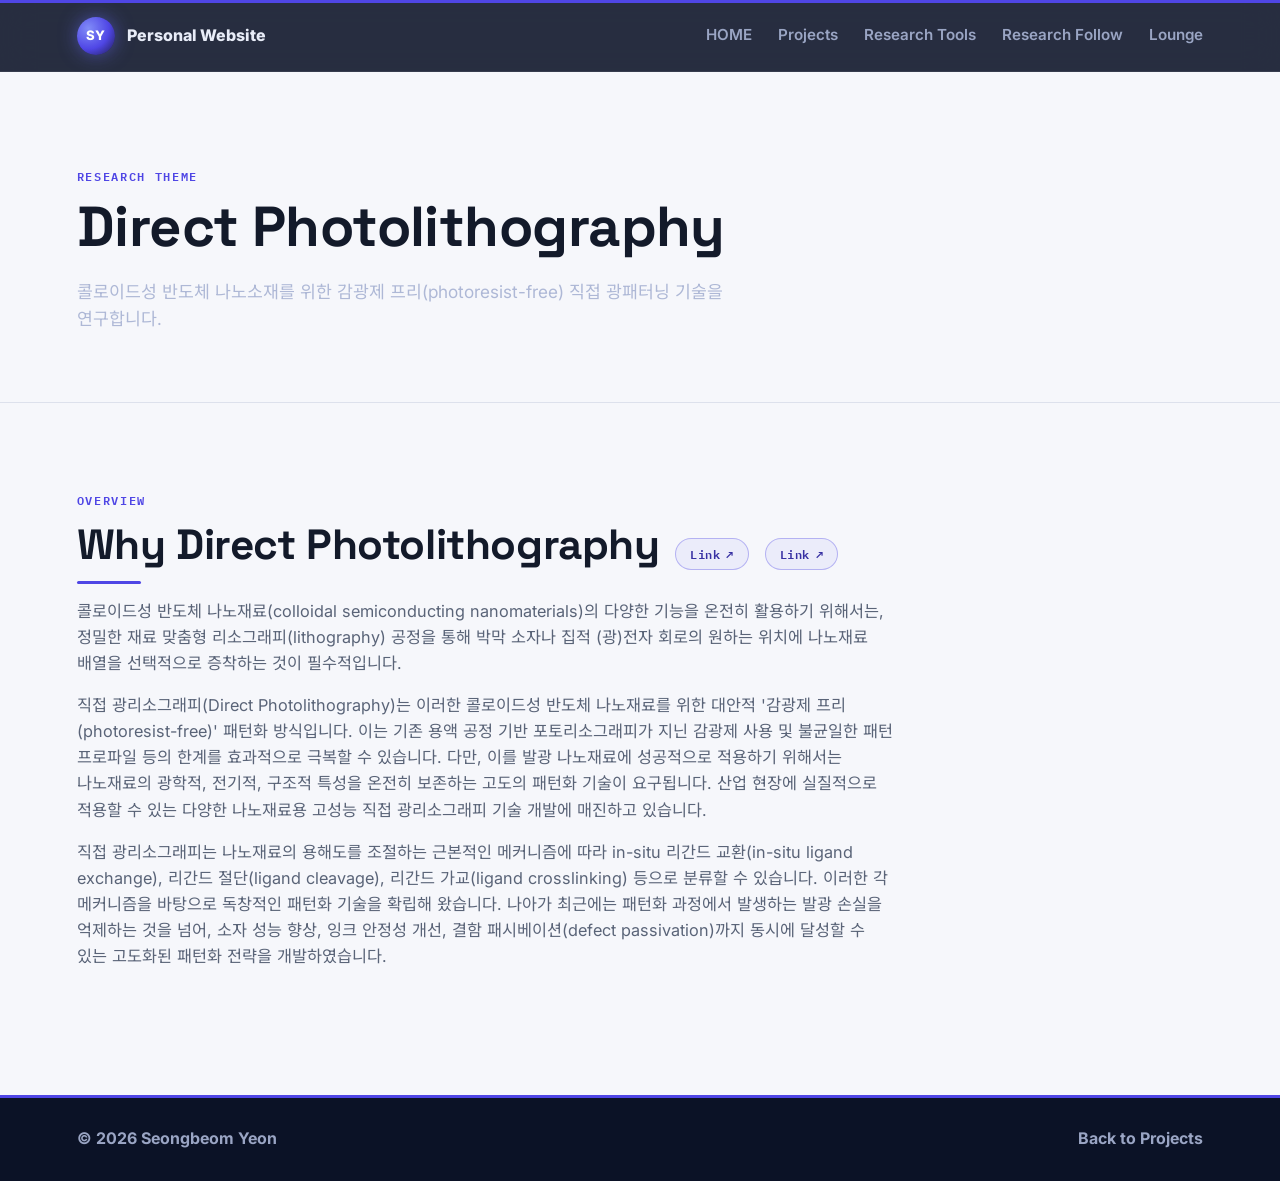
<file: theme-direct-photolithography.html>
<!doctype html>
<html lang="ko">
  <head>
    <meta charset="UTF-8" />
    <meta name="viewport" content="width=device-width, initial-scale=1.0" />
    <meta
      name="description"
      content="Research theme page on direct photolithography of nanomaterials by Seongbeom Yeon."
    />
    <title>Direct Photolithography | Seongbeom Yeon</title>
    <link rel="preconnect" href="https://fonts.googleapis.com" />
    <link rel="preconnect" href="https://fonts.gstatic.com" crossorigin />
    <link
      href="https://fonts.googleapis.com/css2?family=Inter:wght@400;500;600;700;800&family=Noto+Sans+KR:wght@400;500;700;800&family=Space+Grotesk:wght@500;600;700&family=IBM+Plex+Mono:wght@500;600&display=swap"
      rel="stylesheet"
    />
    <link rel="stylesheet" href="css/styles.css" />
  </head>
  <body>
    <header class="site-header">
      <a class="brand" href="index.html" aria-label="Go to home">
        <span class="brand-mark">SY</span>
        <span>Personal Website</span>
      </a>
      <nav class="nav-links" aria-label="Primary navigation">
        <a href="index.html">HOME</a>
        <div class="nav-item">
          <a href="index.html#projects">Projects</a>
          <div class="nav-dropdown">
            <a href="theme-nanomaterials-synthesis.html">Nanomaterials Synthesis</a>
            <a href="theme-surface-chemistry.html">Surface Chemistry</a>
            <a href="theme-direct-photolithography.html" aria-current="page">Direct Photolithography</a>
          </div>
        </div>
        <div class="nav-item">
          <a href="research-visualizations.html">Research Tools</a>
          <div class="nav-dropdown">
            <a href="research-visualizations.html#quantum">Band-gap Calculator</a>
            <a href="research-visualizations.html#surface-volume">S/V Ratio Calculator</a>
            <a href="research-visualizations.html#electron-cloud">Electron Cloud</a>
          </div>
        </div>
        <a href="research-follow.html">Research Follow</a>
        <div class="nav-item">
          <a href="lounge.html">Lounge</a>
          <div class="nav-dropdown">
            <a href="lounge.html#quote-cards">Quote Cards</a>
            <a href="lounge.html#ai-project">AI Project</a>
          </div>
        </div>
      </nav>
    </header>

    <main>
      <section class="page-hero section-band">
        <div>
          <p class="eyebrow">Research Theme</p>
          <h1>Direct Photolithography</h1>
          <p class="hero-text">
            콜로이드성 반도체 나노소재를 위한 감광제 프리(photoresist-free) 직접 광패터닝 기술을 연구합니다.
          </p>
        </div>
      </section>

      <section class="section">
        <div class="section-heading">
          <p class="eyebrow">Overview</p>
          <div class="heading-row">
            <h2>Why Direct Photolithography</h2>
            <a
              class="ref-link"
              href="https://onlinelibrary.wiley.com/doi/full/10.1002/anie.202514802"
              target="_blank"
              rel="noopener noreferrer"
              aria-label="Direct Photolithography 관련 논문 1 열기"
              >Link</a
            >
            <a
              class="ref-link"
              href="https://pubs.acs.org/doi/full/10.1021/acsenergylett.4c02621"
              target="_blank"
              rel="noopener noreferrer"
              aria-label="Direct Photolithography 관련 논문 2 열기"
              >Link</a
            >
          </div>
          <p>
            콜로이드성 반도체 나노재료(colloidal semiconducting nanomaterials)의 다양한 기능을 온전히
            활용하기 위해서는, 정밀한 재료 맞춤형 리소그래피(lithography) 공정을 통해 박막 소자나 집적
            (광)전자 회로의 원하는 위치에 나노재료 배열을 선택적으로 증착하는 것이 필수적입니다.
          </p>
          <p>
            직접 광리소그래피(Direct Photolithography)는 이러한 콜로이드성 반도체 나노재료를 위한 대안적
            '감광제 프리(photoresist-free)' 패턴화 방식입니다. 이는 기존 용액 공정 기반 포토리소그래피가
            지닌 감광제 사용 및 불균일한 패턴 프로파일 등의 한계를 효과적으로 극복할 수 있습니다. 다만,
            이를 발광 나노재료에 성공적으로 적용하기 위해서는 나노재료의 광학적, 전기적, 구조적 특성을
            온전히 보존하는 고도의 패턴화 기술이 요구됩니다. 산업 현장에 실질적으로 적용할 수 있는 다양한
            나노재료용 고성능 직접 광리소그래피 기술 개발에 매진하고 있습니다.
          </p>
          <p>
            직접 광리소그래피는 나노재료의 용해도를 조절하는 근본적인 메커니즘에 따라 in-situ 리간드
            교환(in-situ ligand exchange), 리간드 절단(ligand cleavage), 리간드 가교(ligand
            crosslinking) 등으로 분류할 수 있습니다. 이러한 각 메커니즘을 바탕으로 독창적인 패턴화
            기술을 확립해 왔습니다. 나아가 최근에는 패턴화 과정에서 발생하는 발광 손실을 억제하는 것을
            넘어, 소자 성능 향상, 잉크 안정성 개선, 결함 패시베이션(defect passivation)까지 동시에
            달성할 수 있는 고도화된 패턴화 전략을 개발하였습니다.
          </p>
        </div>
      </section>
    </main>

    <footer class="site-footer">
      <span>&copy; <span id="year"></span> Seongbeom Yeon</span>
      <a href="index.html#projects">Back to Projects</a>
    </footer>

    <script type="module" src="js/pages/theme-page.js"></script>
  </body>
</html>
</file>
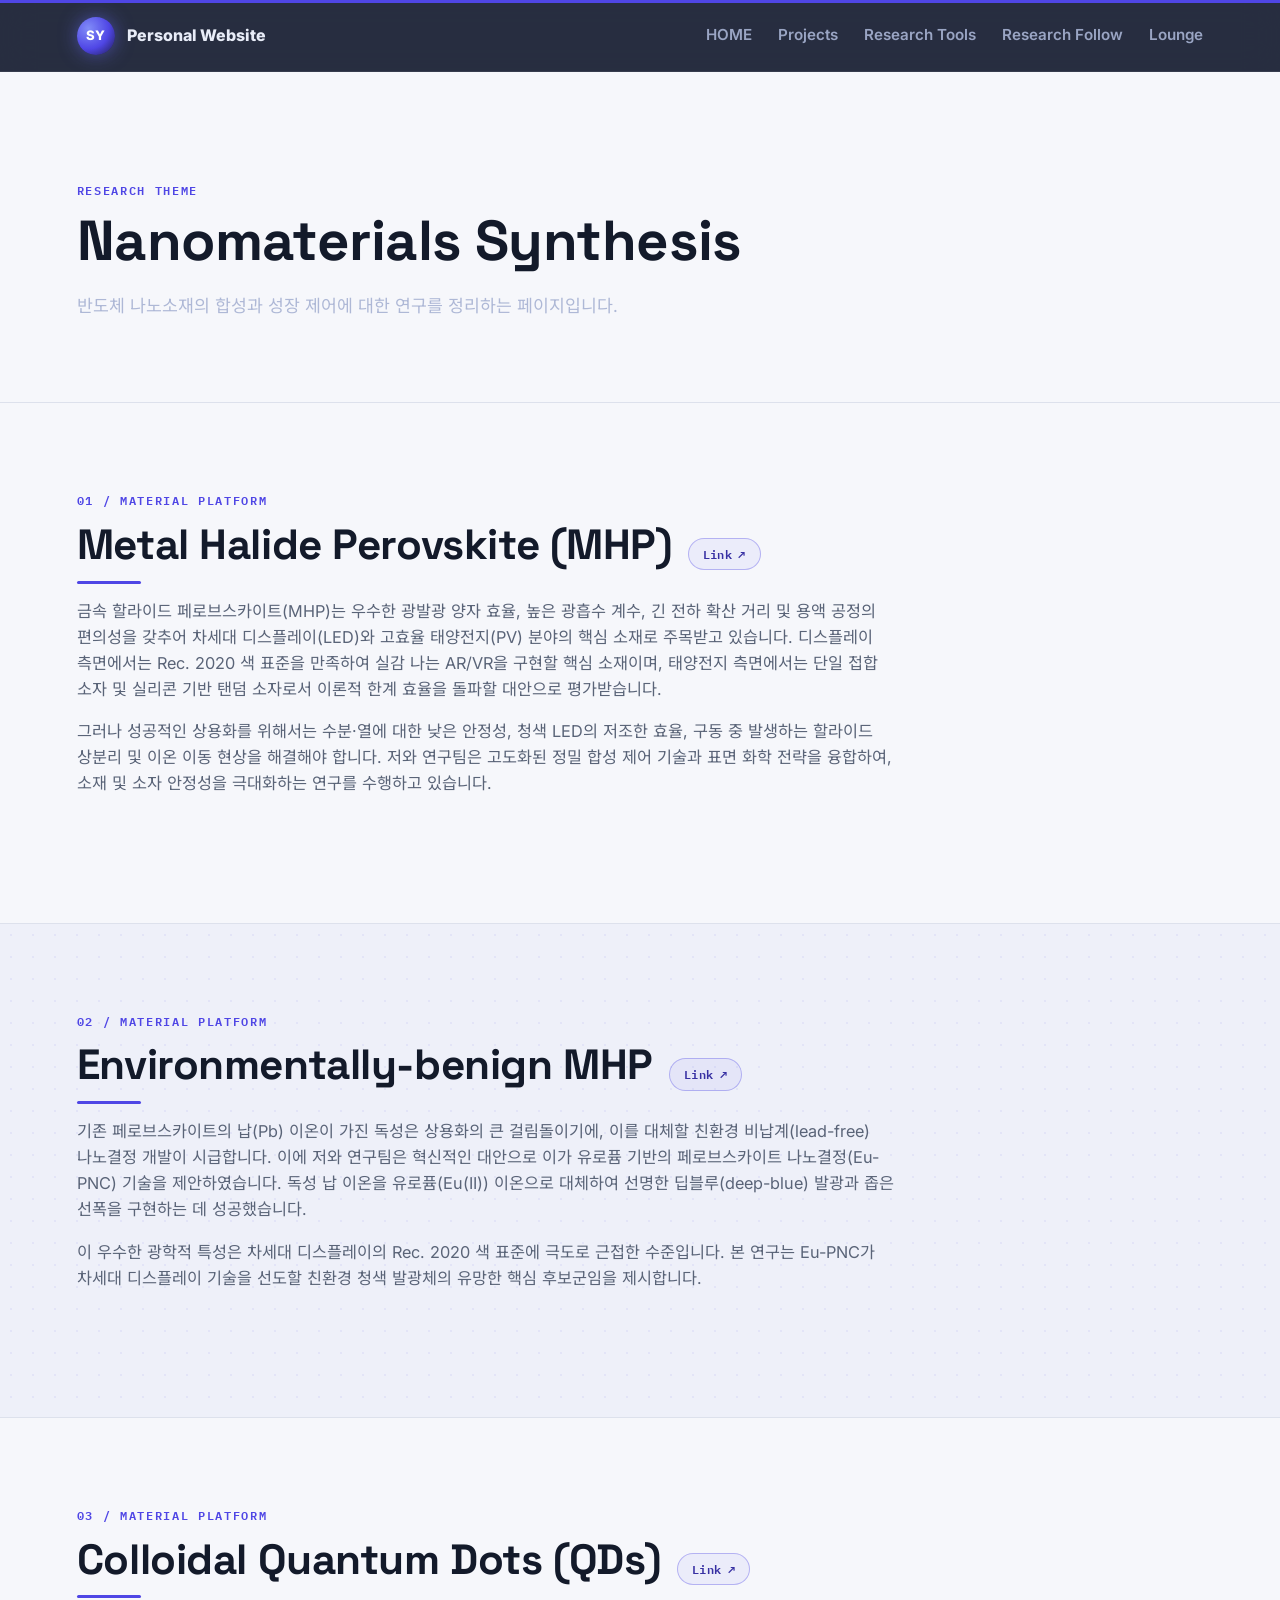
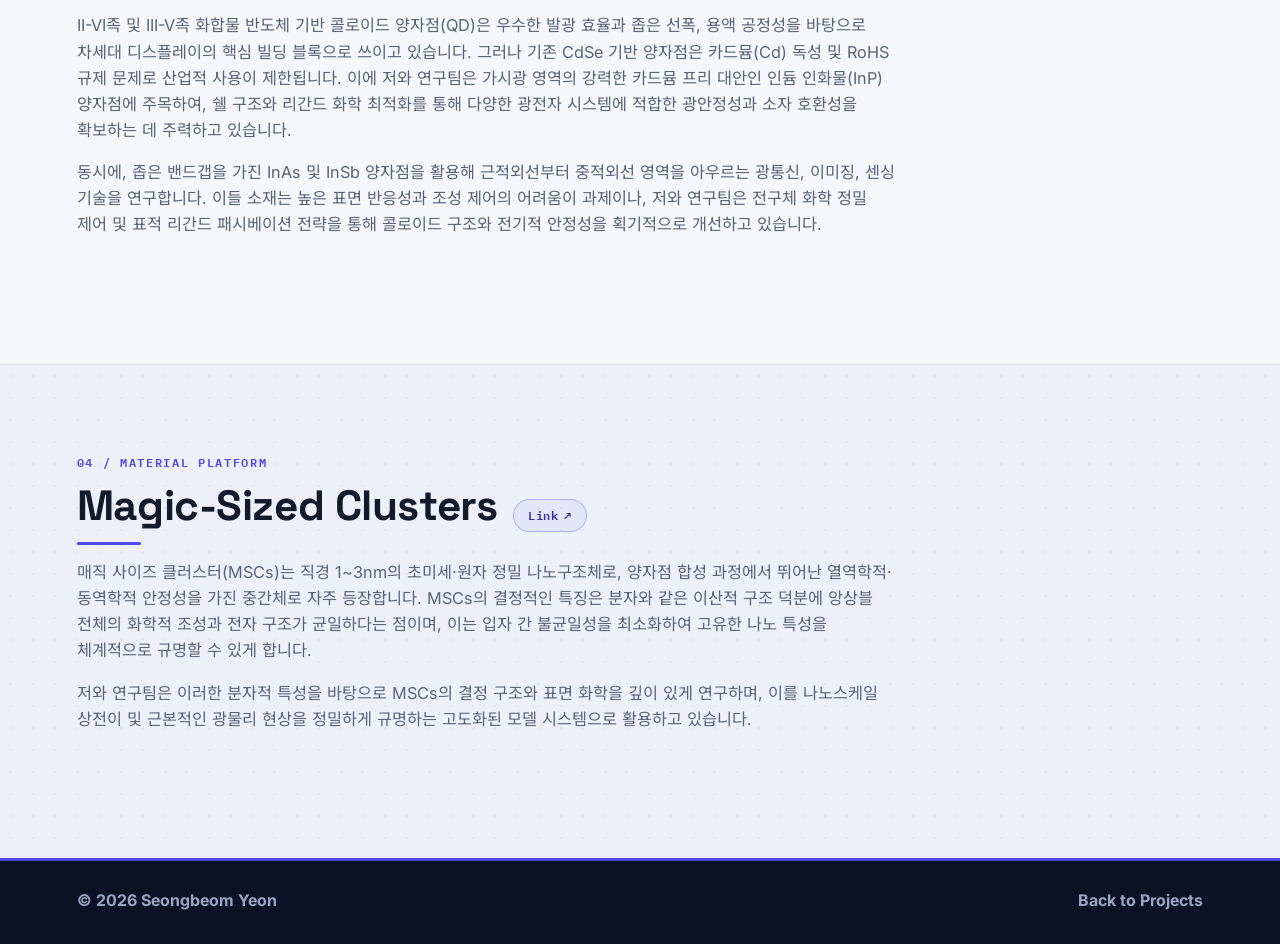
<file: theme-nanomaterials-synthesis.html>
<!doctype html>
<html lang="ko">
  <head>
    <meta charset="UTF-8" />
    <meta name="viewport" content="width=device-width, initial-scale=1.0" />
    <meta
      name="description"
      content="Research theme page on nanomaterials synthesis by Seongbeom Yeon."
    />
    <title>Nanomaterials Synthesis | Seongbeom Yeon</title>
    <link rel="preconnect" href="https://fonts.googleapis.com" />
    <link rel="preconnect" href="https://fonts.gstatic.com" crossorigin />
    <link
      href="https://fonts.googleapis.com/css2?family=Inter:wght@400;500;600;700;800&family=Noto+Sans+KR:wght@400;500;700;800&family=Space+Grotesk:wght@500;600;700&family=IBM+Plex+Mono:wght@500;600&display=swap"
      rel="stylesheet"
    />
    <link rel="stylesheet" href="css/styles.css" />
  </head>
  <body>
    <header class="site-header">
      <a class="brand" href="index.html" aria-label="Go to home">
        <span class="brand-mark">SY</span>
        <span>Personal Website</span>
      </a>
      <nav class="nav-links" aria-label="Primary navigation">
        <a href="index.html">HOME</a>
        <div class="nav-item">
          <a href="index.html#projects">Projects</a>
          <div class="nav-dropdown">
            <a href="theme-nanomaterials-synthesis.html" aria-current="page">Nanomaterials Synthesis</a>
            <a href="theme-surface-chemistry.html">Surface Chemistry</a>
            <a href="theme-direct-photolithography.html">Direct Photolithography</a>
          </div>
        </div>
        <div class="nav-item">
          <a href="research-visualizations.html">Research Tools</a>
          <div class="nav-dropdown">
            <a href="research-visualizations.html#quantum">Band-gap Calculator</a>
            <a href="research-visualizations.html#surface-volume">S/V Ratio Calculator</a>
            <a href="research-visualizations.html#electron-cloud">Electron Cloud</a>
          </div>
        </div>
        <a href="research-follow.html">Research Follow</a>
        <div class="nav-item">
          <a href="lounge.html">Lounge</a>
          <div class="nav-dropdown">
            <a href="lounge.html#quote-cards">Quote Cards</a>
            <a href="lounge.html#ai-project">AI Project</a>
          </div>
        </div>
      </nav>
    </header>

    <main>
      <section class="page-hero section-band">
        <div>
          <p class="eyebrow">Research Theme</p>
          <h1>Nanomaterials Synthesis</h1>
          <p class="hero-text">반도체 나노소재의 합성과 성장 제어에 대한 연구를 정리하는 페이지입니다.</p>
        </div>
      </section>

      <section class="section">
        <div class="section-heading">
          <p class="eyebrow">01 / Material Platform</p>
          <div class="heading-row">
            <h2>Metal Halide Perovskite (MHP)</h2>
            <a
              class="ref-link"
              href="https://onlinelibrary.wiley.com/doi/full/10.1002/anie.202514802"
              target="_blank"
              rel="noopener noreferrer"
              aria-label="Metal Halide Perovskite 관련 논문 열기"
              >Link</a
            >
          </div>
          <p>
            금속 할라이드 페로브스카이트(MHP)는 우수한 광발광 양자 효율, 높은 광흡수 계수, 긴 전하 확산
            거리 및 용액 공정의 편의성을 갖추어 차세대 디스플레이(LED)와 고효율 태양전지(PV) 분야의 핵심
            소재로 주목받고 있습니다. 디스플레이 측면에서는 Rec. 2020 색 표준을 만족하여 실감 나는 AR/VR을
            구현할 핵심 소재이며, 태양전지 측면에서는 단일 접합 소자 및 실리콘 기반 탠덤 소자로서 이론적
            한계 효율을 돌파할 대안으로 평가받습니다.
          </p>
          <p>
            그러나 성공적인 상용화를 위해서는 수분·열에 대한 낮은 안정성, 청색 LED의 저조한 효율, 구동 중
            발생하는 할라이드 상분리 및 이온 이동 현상을 해결해야 합니다. 저와 연구팀은 고도화된 정밀 합성
            제어 기술과 표면 화학 전략을 융합하여, 소재 및 소자 안정성을 극대화하는 연구를 수행하고
            있습니다.
          </p>
        </div>
      </section>

      <section class="section muted">
        <div class="section-heading">
          <p class="eyebrow">02 / Material Platform</p>
          <div class="heading-row">
            <h2>Environmentally-benign MHP</h2>
            <a
              class="ref-link"
              href="https://pubs.acs.org/doi/full/10.1021/acsnano.4c09018"
              target="_blank"
              rel="noopener noreferrer"
              aria-label="Environmentally-benign MHP 관련 논문 열기"
              >Link</a
            >
          </div>
          <p>
            기존 페로브스카이트의 납(Pb) 이온이 가진 독성은 상용화의 큰 걸림돌이기에, 이를 대체할 친환경
            비납계(lead-free) 나노결정 개발이 시급합니다. 이에 저와 연구팀은 혁신적인 대안으로 이가 유로퓸
            기반의 페로브스카이트 나노결정(Eu-PNC) 기술을 제안하였습니다. 독성 납 이온을 유로퓸(Eu(II))
            이온으로 대체하여 선명한 딥블루(deep-blue) 발광과 좁은 선폭을 구현하는 데 성공했습니다.
          </p>
          <p>
            이 우수한 광학적 특성은 차세대 디스플레이의 Rec. 2020 색 표준에 극도로 근접한 수준입니다. 본
            연구는 Eu-PNC가 차세대 디스플레이 기술을 선도할 친환경 청색 발광체의 유망한 핵심 후보군임을
            제시합니다.
          </p>
        </div>
      </section>

      <section class="section">
        <div class="section-heading">
          <p class="eyebrow">03 / Material Platform</p>
          <div class="heading-row">
            <h2>Colloidal Quantum Dots (QDs)</h2>
            <a
              class="ref-link"
              href="https://pubs.acs.org/doi/full/10.1021/acsenergylett.4c02621"
              target="_blank"
              rel="noopener noreferrer"
              aria-label="Colloidal Quantum Dots 관련 논문 열기"
              >Link</a
            >
          </div>
          <p>
            II-VI족 및 III-V족 화합물 반도체 기반 콜로이드 양자점(QD)은 우수한 발광 효율과 좁은 선폭, 용액
            공정성을 바탕으로 차세대 디스플레이의 핵심 빌딩 블록으로 쓰이고 있습니다. 그러나 기존 CdSe 기반
            양자점은 카드뮴(Cd) 독성 및 RoHS 규제 문제로 산업적 사용이 제한됩니다. 이에 저와 연구팀은
            가시광 영역의 강력한 카드뮴 프리 대안인 인듐 인화물(InP) 양자점에 주목하여, 쉘 구조와 리간드
            화학 최적화를 통해 다양한 광전자 시스템에 적합한 광안정성과 소자 호환성을 확보하는 데 주력하고
            있습니다.
          </p>
          <p>
            동시에, 좁은 밴드갭을 가진 InAs 및 InSb 양자점을 활용해 근적외선부터 중적외선 영역을 아우르는
            광통신, 이미징, 센싱 기술을 연구합니다. 이들 소재는 높은 표면 반응성과 조성 제어의 어려움이
            과제이나, 저와 연구팀은 전구체 화학 정밀 제어 및 표적 리간드 패시베이션 전략을 통해 콜로이드
            구조와 전기적 안정성을 획기적으로 개선하고 있습니다.
          </p>
        </div>
      </section>

      <section class="section muted">
        <div class="section-heading">
          <p class="eyebrow">04 / Material Platform</p>
          <div class="heading-row">
            <h2>Magic-Sized Clusters</h2>
            <a
              class="ref-link"
              href="https://pubs.acs.org/doi/full/10.1021/jacs.5c13963"
              target="_blank"
              rel="noopener noreferrer"
              aria-label="Magic-Sized Clusters 관련 논문 열기"
              >Link</a
            >
          </div>
          <p>
            매직 사이즈 클러스터(MSCs)는 직경 1~3nm의 초미세·원자 정밀 나노구조체로, 양자점 합성 과정에서
            뛰어난 열역학적·동역학적 안정성을 가진 중간체로 자주 등장합니다. MSCs의 결정적인 특징은 분자와
            같은 이산적 구조 덕분에 앙상블 전체의 화학적 조성과 전자 구조가 균일하다는 점이며, 이는 입자 간
            불균일성을 최소화하여 고유한 나노 특성을 체계적으로 규명할 수 있게 합니다.
          </p>
          <p>
            저와 연구팀은 이러한 분자적 특성을 바탕으로 MSCs의 결정 구조와 표면 화학을 깊이 있게 연구하며,
            이를 나노스케일 상전이 및 근본적인 광물리 현상을 정밀하게 규명하는 고도화된 모델 시스템으로
            활용하고 있습니다.
          </p>
        </div>
      </section>
    </main>

    <footer class="site-footer">
      <span>&copy; <span id="year"></span> Seongbeom Yeon</span>
      <a href="index.html#projects">Back to Projects</a>
    </footer>

    <script type="module" src="js/pages/theme-page.js"></script>
  </body>
</html>
</file>
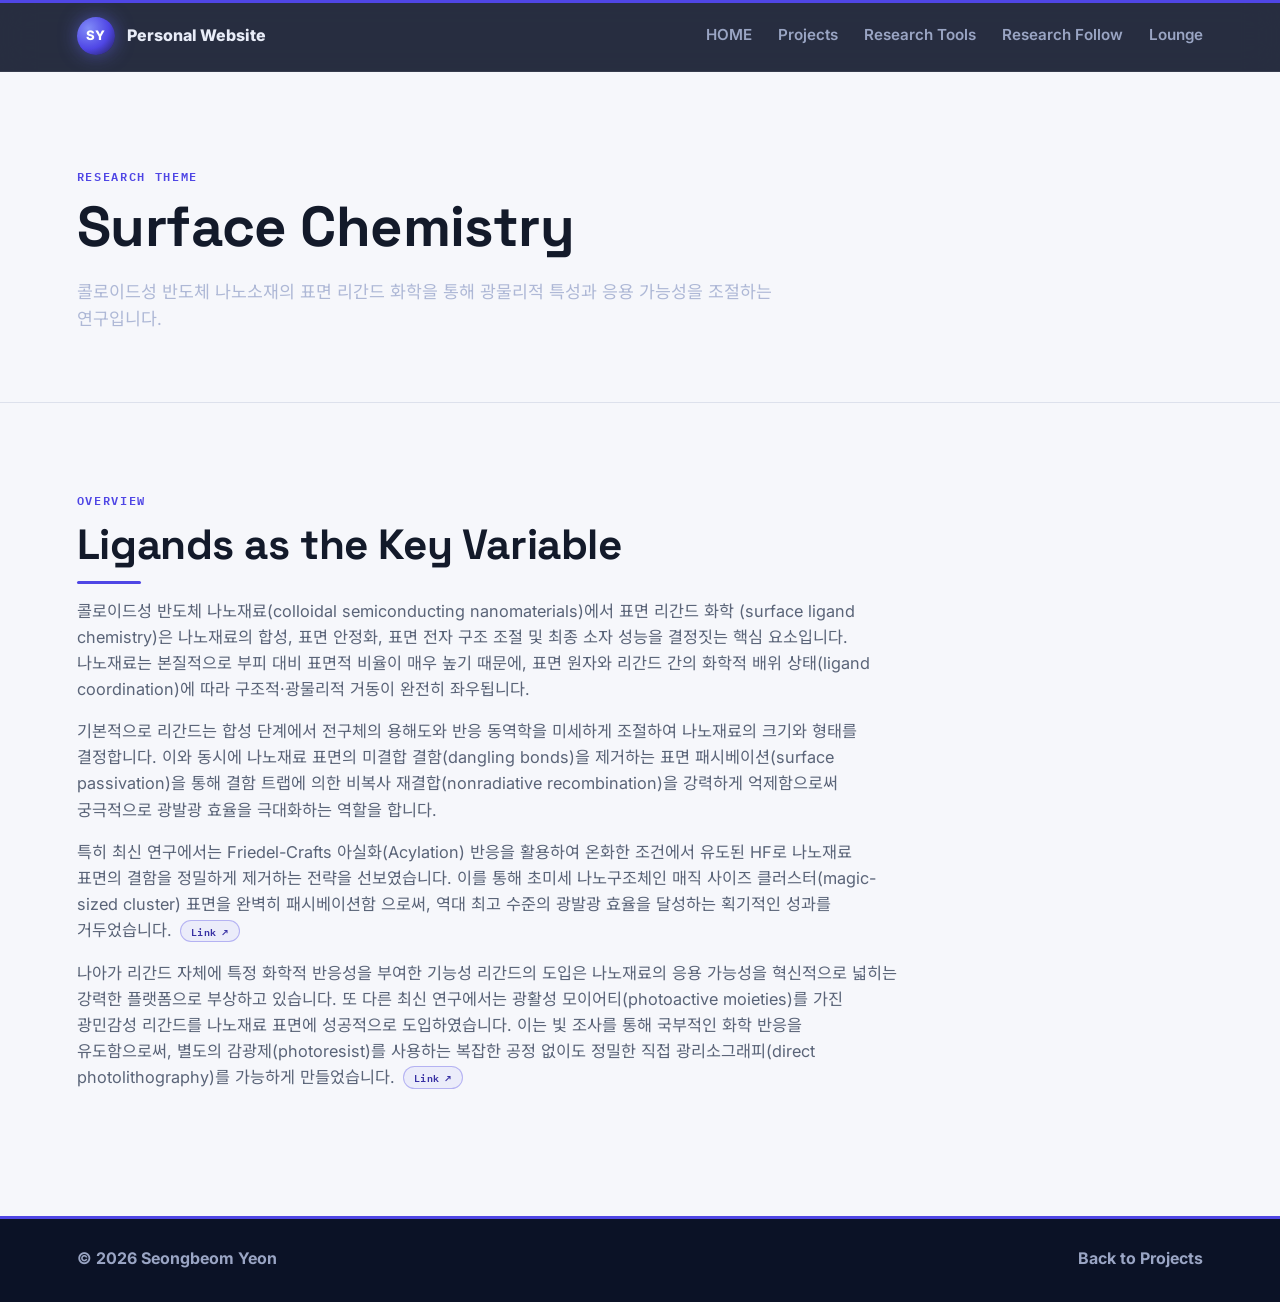
<file: theme-surface-chemistry.html>
<!doctype html>
<html lang="ko">
  <head>
    <meta charset="UTF-8" />
    <meta name="viewport" content="width=device-width, initial-scale=1.0" />
    <meta
      name="description"
      content="Research theme page on surface chemistry of nanomaterials by Seongbeom Yeon."
    />
    <title>Surface Chemistry | Seongbeom Yeon</title>
    <link rel="preconnect" href="https://fonts.googleapis.com" />
    <link rel="preconnect" href="https://fonts.gstatic.com" crossorigin />
    <link
      href="https://fonts.googleapis.com/css2?family=Inter:wght@400;500;600;700;800&family=Noto+Sans+KR:wght@400;500;700;800&family=Space+Grotesk:wght@500;600;700&family=IBM+Plex+Mono:wght@500;600&display=swap"
      rel="stylesheet"
    />
    <link rel="stylesheet" href="css/styles.css" />
  </head>
  <body>
    <header class="site-header">
      <a class="brand" href="index.html" aria-label="Go to home">
        <span class="brand-mark">SY</span>
        <span>Personal Website</span>
      </a>
      <nav class="nav-links" aria-label="Primary navigation">
        <a href="index.html">HOME</a>
        <div class="nav-item">
          <a href="index.html#projects">Projects</a>
          <div class="nav-dropdown">
            <a href="theme-nanomaterials-synthesis.html">Nanomaterials Synthesis</a>
            <a href="theme-surface-chemistry.html" aria-current="page">Surface Chemistry</a>
            <a href="theme-direct-photolithography.html">Direct Photolithography</a>
          </div>
        </div>
        <div class="nav-item">
          <a href="research-visualizations.html">Research Tools</a>
          <div class="nav-dropdown">
            <a href="research-visualizations.html#quantum">Band-gap Calculator</a>
            <a href="research-visualizations.html#surface-volume">S/V Ratio Calculator</a>
            <a href="research-visualizations.html#electron-cloud">Electron Cloud</a>
          </div>
        </div>
        <a href="research-follow.html">Research Follow</a>
        <div class="nav-item">
          <a href="lounge.html">Lounge</a>
          <div class="nav-dropdown">
            <a href="lounge.html#quote-cards">Quote Cards</a>
            <a href="lounge.html#ai-project">AI Project</a>
          </div>
        </div>
      </nav>
    </header>

    <main>
      <section class="page-hero section-band">
        <div>
          <p class="eyebrow">Research Theme</p>
          <h1>Surface Chemistry</h1>
          <p class="hero-text">
            콜로이드성 반도체 나노소재의 표면 리간드 화학을 통해 광물리적 특성과 응용 가능성을 조절하는
            연구입니다.
          </p>
        </div>
      </section>

      <section class="section">
        <div class="section-heading">
          <p class="eyebrow">Overview</p>
          <h2>Ligands as the Key Variable</h2>
          <p>
            콜로이드성 반도체 나노재료(colloidal semiconducting nanomaterials)에서 표면 리간드 화학
            (surface ligand chemistry)은 나노재료의 합성, 표면 안정화, 표면 전자 구조 조절 및 최종 소자
            성능을 결정짓는 핵심 요소입니다. 나노재료는 본질적으로 부피 대비 표면적 비율이 매우 높기
            때문에, 표면 원자와 리간드 간의 화학적 배위 상태(ligand coordination)에 따라 구조적·광물리적
            거동이 완전히 좌우됩니다.
          </p>
          <p>
            기본적으로 리간드는 합성 단계에서 전구체의 용해도와 반응 동역학을 미세하게 조절하여
            나노재료의 크기와 형태를 결정합니다. 이와 동시에 나노재료 표면의 미결합 결함(dangling
            bonds)을 제거하는 표면 패시베이션(surface passivation)을 통해 결함 트랩에 의한 비복사
            재결합(nonradiative recombination)을 강력하게 억제함으로써 궁극적으로 광발광 효율을
            극대화하는 역할을 합니다.
          </p>
          <p>
            특히 최신 연구에서는 Friedel-Crafts 아실화(Acylation) 반응을 활용하여 온화한 조건에서
            유도된 HF로 나노재료 표면의 결함을 정밀하게 제거하는 전략을 선보였습니다. 이를 통해
            초미세 나노구조체인 매직 사이즈 클러스터(magic-sized cluster) 표면을 완벽히 패시베이션함
            으로써, 역대 최고 수준의 광발광 효율을 달성하는 획기적인 성과를 거두었습니다.<a
              class="ref-link ref-link-inline"
              href="https://pubs.acs.org/doi/full/10.1021/jacs.5c13963"
              target="_blank"
              rel="noopener noreferrer"
              aria-label="Friedel-Crafts 아실화 기반 표면 패시베이션 논문 열기"
              >Link</a
            >
          </p>
          <p>
            나아가 리간드 자체에 특정 화학적 반응성을 부여한 기능성 리간드의 도입은 나노재료의 응용
            가능성을 혁신적으로 넓히는 강력한 플랫폼으로 부상하고 있습니다. 또 다른 최신 연구에서는
            광활성 모이어티(photoactive moieties)를 가진 광민감성 리간드를 나노재료 표면에 성공적으로
            도입하였습니다. 이는 빛 조사를 통해 국부적인 화학 반응을 유도함으로써, 별도의
            감광제(photoresist)를 사용하는 복잡한 공정 없이도 정밀한 직접 광리소그래피(direct
            photolithography)를 가능하게 만들었습니다.<a
              class="ref-link ref-link-inline"
              href="https://pubs.acs.org/doi/full/10.1021/acsenergylett.4c02621"
              target="_blank"
              rel="noopener noreferrer"
              aria-label="광민감성 리간드 기반 직접 광리소그래피 논문 열기"
              >Link</a
            >
          </p>
        </div>
      </section>
    </main>

    <footer class="site-footer">
      <span>&copy; <span id="year"></span> Seongbeom Yeon</span>
      <a href="index.html#projects">Back to Projects</a>
    </footer>

    <script type="module" src="js/pages/theme-page.js"></script>
  </body>
</html>
</file>
<file: css/styles.css>
:root {
  --bg: #f6f7fb;
  --surface: #ffffff;
  --ink: #131a2a;
  --muted: #5a6478;
  --line: #dde1ec;
  --accent: #4f46e5;
  --accent-dark: #3730a3;
  --clay: #d97706;
  --blue: #2563eb;
  --deep: #0b1226;
  --deep-soft: #121a33;
  --accent-line: #4f46e5;
  --shadow: 0 18px 50px rgba(19, 26, 42, 0.09);
  --glow: 0 10px 40px rgba(79, 70, 229, 0.22);
  --radius: 12px;
  --font-display: "Space Grotesk", "Noto Sans KR", system-ui, sans-serif;
  --font-mono: "IBM Plex Mono", "Noto Sans KR", monospace;
  /* keeps full-bleed bands but centers content in a max-width column on wide screens */
  --content-max: 1280px;
  --pad-x: max(6vw, calc((100% - var(--content-max)) / 2));
}

* {
  box-sizing: border-box;
}

html {
  scroll-behavior: smooth;
}

body {
  margin: 0;
  background: var(--bg);
  color: var(--ink);
  font-family: "Inter", "Noto Sans KR", system-ui, sans-serif;
  line-height: 1.6;
  /* keep Korean eojeol / English words intact — break only at spaces */
  word-break: keep-all;
  overflow-wrap: break-word;
}

a {
  color: inherit;
  text-decoration: none;
}

/* ---------- Header: dark instrument bar with accent edge ---------- */

.site-header {
  position: sticky;
  top: 0;
  z-index: 10;
  display: flex;
  align-items: center;
  justify-content: space-between;
  min-height: 72px;
  padding: 0 var(--pad-x);
  border-bottom: 1px solid rgba(255, 255, 255, 0.08);
  background: rgba(11, 18, 38, 0.88);
  color: #e8ecf8;
  backdrop-filter: blur(16px);
}

.site-header::before {
  content: "";
  position: absolute;
  top: 0;
  left: 0;
  right: 0;
  height: 3px;
  background: var(--accent-line);
}

.brand,
.nav-links,
.site-footer {
  display: flex;
  align-items: center;
}

.brand {
  gap: 12px;
  font-weight: 800;
}

.brand-mark {
  display: grid;
  width: 38px;
  height: 38px;
  place-items: center;
  border: 0;
  border-radius: 50%;
  background: radial-gradient(circle at 30% 30%, #818cf8, #4f46e5 55%, #1e1b4b);
  box-shadow: 0 0 18px rgba(99, 102, 241, 0.55);
  color: #fff;
  font-size: 0.82rem;
}

.nav-links {
  gap: 26px;
  color: #9aa5c4;
  font-size: 0.95rem;
  font-weight: 600;
}

.nav-links a:hover {
  color: #fff;
}

.text-link:hover,
.site-footer a:hover {
  color: #a5b4fc;
}

.nav-item {
  position: relative;
}

.nav-dropdown {
  position: absolute;
  top: calc(100% + 10px);
  left: 50%;
  transform: translateX(-50%);
  display: none;
  min-width: 200px;
  padding: 8px;
  border: 1px solid rgba(255, 255, 255, 0.12);
  border-radius: var(--radius);
  background: var(--deep-soft);
  box-shadow: 0 18px 50px rgba(0, 0, 0, 0.45);
}

/* invisible bridge so hover survives the gap between link and dropdown */
.nav-dropdown::before {
  content: "";
  position: absolute;
  top: -12px;
  left: 0;
  right: 0;
  height: 12px;
}

.nav-item:hover .nav-dropdown,
.nav-item:focus-within .nav-dropdown {
  display: block;
}

.nav-dropdown a {
  display: block;
  padding: 7px 10px;
  border-radius: 8px;
  font-size: 0.85rem;
  white-space: nowrap;
}

.nav-dropdown a:hover,
.nav-dropdown a:focus-visible {
  background: rgba(129, 140, 248, 0.16);
  color: #c7d2fe;
}

.section-band,
.section {
  padding: 88px var(--pad-x);
}

/* ---------- Hero: glowing quantum dots on deep navy ---------- */

.hero {
  position: relative;
  display: grid;
  grid-template-columns: minmax(0, 1.1fr) minmax(320px, 0.9fr);
  gap: 56px;
  align-items: stretch;
  overflow: hidden;
  background:
    radial-gradient(rgba(255, 255, 255, 0.055) 1px, transparent 1.6px),
    radial-gradient(560px 420px at 12% 18%, rgba(99, 102, 241, 0.32), transparent 70%),
    radial-gradient(520px 420px at 88% 24%, rgba(59, 130, 246, 0.22), transparent 70%),
    radial-gradient(620px 480px at 70% 92%, rgba(79, 70, 229, 0.18), transparent 70%),
    var(--deep);
  background-size: 26px 26px, auto, auto, auto, auto;
  color: #eef1fb;
}

/* floating quantum dots */
.hero::before,
.hero::after {
  content: "";
  position: absolute;
  border-radius: 50%;
  pointer-events: none;
}

.hero::before {
  width: 14px;
  height: 14px;
  top: 22%;
  left: 44%;
  background: #818cf8;
  box-shadow:
    0 0 22px 6px rgba(129, 140, 248, 0.55),
    26vw 34vh 18px 4px rgba(99, 102, 241, 0.5),
    -18vw 44vh 16px 3px rgba(96, 165, 250, 0.45);
}

.hero::after {
  width: 10px;
  height: 10px;
  top: 66%;
  left: 8%;
  background: #a5b4fc;
  box-shadow:
    0 0 20px 5px rgba(165, 180, 252, 0.55),
    38vw -28vh 14px 3px rgba(79, 70, 229, 0.45);
}

.hero-copy {
  position: relative;
  z-index: 1;
  display: grid;
  gap: 24px;
}

.eyebrow,
.box-label {
  margin: 0 0 12px;
  color: var(--accent);
  font-family: var(--font-mono);
  font-size: 0.74rem;
  font-weight: 600;
  letter-spacing: 0.14em;
  text-transform: uppercase;
}

.hero .eyebrow {
  color: #a5b4fc;
}

h1,
h2,
h3,
p {
  margin-top: 0;
}

h1,
h2,
h3 {
  font-family: var(--font-display);
}

h1 {
  max-width: 920px;
  margin-bottom: 22px;
  font-size: clamp(2.05rem, 4.4vw, 4.05rem);
  line-height: 1.03;
  letter-spacing: -0.01em;
}

.hero h1 {
  max-width: 780px;
  margin-bottom: 0;
  font-size: clamp(2rem, 3.7vw, 3.55rem);
}

h2 {
  margin-bottom: 14px;
  font-size: clamp(1.85rem, 3.3vw, 3.05rem);
  line-height: 1.08;
  letter-spacing: -0.01em;
}

h3 {
  margin-bottom: 10px;
  font-size: 1.18rem;
  line-height: 1.28;
}

.hero-text {
  max-width: 720px;
  margin-bottom: 8px;
  color: #aeb8d6;
  font-size: 1.08rem;
}

.button {
  display: inline-flex;
  align-items: center;
  justify-content: center;
  min-height: 46px;
  padding: 0 20px;
  border: 1px solid var(--ink);
  border-radius: 999px;
  font-weight: 800;
}

.button.primary {
  border-color: transparent;
  background: var(--accent);
  box-shadow: var(--glow);
  color: #fff;
}

.button.primary:hover {
  background: var(--accent-dark);
}

.stat-grid {
  display: grid;
  grid-template-columns: repeat(3, minmax(0, 1fr));
  gap: 18px;
  max-width: 820px;
  margin: 12px 0 0;
}

.stat-grid div {
  padding: 20px 0 0;
  border-top: 1px solid rgba(255, 255, 255, 0.16);
}

.stat-grid dt {
  color: #8fa0c9;
  font-family: var(--font-mono);
  font-size: 0.72rem;
  font-weight: 600;
  letter-spacing: 0.1em;
  text-transform: uppercase;
}

.stat-grid dd {
  margin: 10px 0 0;
  font-weight: 700;
}

.stat-grid dd span {
  display: flex;
  align-items: baseline;
  gap: 8px;
  margin-top: 5px;
}

.stat-grid dd span::before {
  content: "";
  flex: 0 0 auto;
  width: 6px;
  height: 6px;
  border-radius: 50%;
  background: #818cf8;
  box-shadow: 0 0 8px rgba(129, 140, 248, 0.8);
  transform: translateY(-1px);
}

.research-visual {
  position: relative;
  z-index: 1;
  min-height: 480px;
  border: 1px solid rgba(255, 255, 255, 0.14);
  border-radius: var(--radius);
  box-shadow: 0 24px 70px rgba(0, 0, 0, 0.4);
}

.cv-card {
  align-self: start;
  display: flex;
  flex-direction: column;
  overflow: hidden;
  background: #05060b;
}

.cv-photo {
  margin: 0;
  position: relative;
  height: 360px;
  overflow: hidden;
  /* backlight so the black shirt does not sink into the card */
  background:
    radial-gradient(58% 72% at 62% 32%, rgba(74, 82, 176, 0.8), transparent 72%),
    linear-gradient(165deg, #1b2150 0%, #0c1128 62%, #05060b 100%);
}

.cv-photo img {
  width: 100%;
  height: 100%;
  object-fit: cover;
  object-position: 62% 22%;
  display: block;
  filter: drop-shadow(0 0 16px rgba(148, 158, 255, 0.5)) drop-shadow(0 0 46px rgba(88, 104, 236, 0.42));
}

.cv-photo::after {
  content: "";
  position: absolute;
  inset: 0;
  background: linear-gradient(to bottom, transparent 55%, rgba(5, 6, 11, 0.85) 100%);
  pointer-events: none;
}

.cv-body {
  padding: 20px 28px 24px;
  color: #dfe4f4;
}

.cv-body h2 {
  margin: 0 0 14px;
  color: #fff;
  font-size: clamp(1.5rem, 2.2vw, 2.1rem);
}

.cv-education {
  list-style: none;
  margin: 0;
  padding: 0;
  display: grid;
  gap: 12px;
}

.cv-education li {
  display: grid;
  gap: 2px;
  padding-left: 14px;
  border-left: 2px solid rgba(129, 140, 248, 0.6);
}

.cv-degree {
  font-weight: 600;
  color: #fff;
}

.cv-field {
  color: #c3cae6;
}

.cv-school {
  font-family: var(--font-mono);
  font-size: 0.82rem;
  color: var(--accent);
}

.cv-link {
  display: inline-flex;
  align-items: center;
  gap: 8px;
  margin-top: 16px;
  padding: 7px 13px;
  border: 1px solid rgba(129, 140, 248, 0.5);
  border-radius: 999px;
  color: #fff;
  font-family: var(--font-mono);
  font-size: 0.7rem;
  text-decoration: none;
  transition: background 0.2s ease, border-color 0.2s ease;
}

.cv-link:hover {
  background: rgba(129, 140, 248, 0.16);
  border-color: rgba(129, 140, 248, 0.85);
}

.cv-link::after {
  content: "↗";
}

/* ---------- Content sections ---------- */

.section {
  border-top: 1px solid var(--line);
}

.section.muted {
  background:
    radial-gradient(rgba(79, 70, 229, 0.07) 1px, transparent 1.5px),
    #eef0f9;
  background-size: 22px 22px, auto;
}

.section-heading {
  max-width: 820px;
  margin-bottom: 38px;
}

.section-heading h2 {
  position: relative;
  padding-bottom: 16px;
}

.section-heading h2::after {
  content: "";
  position: absolute;
  left: 0;
  bottom: 0;
  width: 64px;
  height: 3px;
  border-radius: 999px;
  background: var(--accent-line);
}

.section-heading p:not(.eyebrow) {
  color: var(--muted);
  font-size: 1.02rem;
}

.heading-row {
  display: flex;
  flex-wrap: wrap;
  align-items: baseline;
  gap: 8px 16px;
}

.ref-link {
  display: inline-flex;
  align-items: center;
  gap: 6px;
  padding: 6px 14px;
  border: 1px solid rgba(79, 70, 229, 0.35);
  border-radius: 999px;
  background: rgba(79, 70, 229, 0.06);
  color: var(--accent-dark);
  font-family: var(--font-mono);
  font-size: 0.72rem;
  font-weight: 600;
  letter-spacing: 0.04em;
  text-decoration: none;
  white-space: nowrap;
  transition: background 0.2s ease, border-color 0.2s ease, color 0.2s ease;
}

.ref-link::after {
  content: "↗";
}

.ref-link-inline {
  margin-left: 8px;
  padding: 2px 10px;
  font-size: 0.64rem;
  vertical-align: 0.05em;
}

.ref-link:hover,
.ref-link:focus-visible {
  border-color: rgba(79, 70, 229, 0.8);
  background: rgba(79, 70, 229, 0.14);
}

.research-layout {
  display: grid;
  grid-template-columns: minmax(280px, 0.36fr) minmax(0, 0.64fr);
  gap: 18px;
  align-items: stretch;
}

.scholar-box,
.publication-card,
.follow-preview,
.follow-card,
.theme-grid article {
  border: 1px solid var(--line);
  border-radius: var(--radius);
  background: var(--surface);
}

.scholar-box {
  position: static;
  height: 100%;
  min-height: 100%;
  padding: 18px;
}

.scholar-box p:not(.box-label),
.publication-card p,
.follow-preview p,
.follow-card p,
.theme-grid p {
  color: var(--muted);
}

.text-link {
  display: inline-flex;
  margin-top: 10px;
  color: var(--accent-dark);
  font-weight: 800;
}

.citation-widget {
  margin-top: 16px;
}

.citation-table {
  width: 100%;
  border-collapse: collapse;
  font-size: 0.8rem;
}

.citation-table th,
.citation-table td {
  padding: 6px;
  border-bottom: 1px solid var(--line);
  text-align: right;
}

.citation-table td {
  font-family: var(--font-mono);
}

.citation-table th:first-child {
  color: var(--muted);
  text-align: left;
}

.citation-chart {
  display: flex;
  align-items: end;
  justify-content: space-between;
  gap: 2px;
  height: 150px;
  margin-top: 12px;
  padding: 10px;
  border: 1px solid var(--line);
  border-radius: var(--radius);
  background: #f8f9ff;
}

.citation-chart span {
  flex: 1 1 0;
  height: var(--bar-height);
  min-height: 10px;
  max-width: 32px;
  border-radius: 6px 6px 2px 2px;
  background: linear-gradient(180deg, #6366f1, rgba(99, 102, 241, 0.4));
}

.citation-years {
  display: flex;
  justify-content: space-between;
  gap: 2px;
  padding: 0 10px;
  margin-top: 5px;
  color: var(--muted);
  font-family: var(--font-mono);
  font-size: 0.62rem;
  font-weight: 600;
}

.citation-years span {
  flex: 1 1 0;
  max-width: 32px;
  text-align: center;
}

.citation-note {
  margin: 9px 0 0;
  font-size: 0.74rem;
}

.publication-list {
  display: grid;
  gap: 10px;
}

.publication-showcase {
  display: grid;
  gap: 18px;
  height: 100%;
}

.publication-showcase > div {
  display: grid;
}

.publication-card {
  padding: 12px 14px;
  transition: border-color 0.2s ease, box-shadow 0.25s ease, transform 0.2s ease;
}

.publication-card:hover {
  border-color: rgba(79, 70, 229, 0.45);
}

.publication-card-link {
  display: block;
  height: 100%;
  color: inherit;
  text-decoration: none;
}

.publication-card-link .publication-card {
  height: 100%;
}

.publication-card-link:hover .publication-card,
.publication-card-link:focus-visible .publication-card {
  border-color: rgba(79, 70, 229, 0.55);
  box-shadow: var(--glow);
  transform: translateY(-2px);
}

.publication-card-link:focus-visible {
  outline: none;
}

.publication-card-featured {
  border-color: rgba(79, 70, 229, 0.4);
  background:
    linear-gradient(135deg, rgba(99, 102, 241, 0.1), transparent 55%),
    var(--surface);
}

.publication-card h3 {
  max-width: 840px;
  margin-bottom: 5px;
  font-size: 0.98rem;
}

.publication-card p {
  margin-bottom: 0;
  font-size: 0.86rem;
}

/* ---------- Theme cards: spectral top edge + lift ---------- */

.theme-grid {
  display: grid;
  gap: 14px;
  grid-template-columns: repeat(3, minmax(0, 1fr));
}

.theme-grid article {
  position: relative;
  height: 100%;
  padding: 26px 22px 22px;
  overflow: hidden;
}

.theme-grid article::before {
  content: "";
  position: absolute;
  top: 0;
  left: 0;
  right: 0;
  height: 3px;
  background: var(--accent-line);
  opacity: 0.85;
}

.theme-card-link {
  display: block;
  color: inherit;
  text-decoration: none;
}

.theme-card-link article {
  transition: border-color 0.2s ease, box-shadow 0.25s ease, transform 0.25s ease;
}

.theme-card-link:hover article,
.theme-card-link:focus-visible article {
  border-color: rgba(79, 70, 229, 0.55);
  box-shadow: var(--glow);
  transform: translateY(-4px);
}

.status-flag {
  display: inline-block;
  margin-left: 6px;
  padding: 1px 9px;
  border: 1px solid rgba(217, 119, 6, 0.35);
  border-radius: 999px;
  background: rgba(245, 158, 11, 0.12);
  color: var(--clay);
  font-size: 0.66rem;
  font-weight: 700;
  letter-spacing: 0.02em;
  vertical-align: middle;
  white-space: nowrap;
}

.follow-preview {
  display: flex;
  align-items: center;
  justify-content: space-between;
  gap: 24px;
  padding: 26px;
}

.follow-preview p:last-child {
  margin-bottom: 0;
}

.page-hero {
  display: grid;
  grid-template-columns: minmax(0, 1fr);
  gap: 24px;
  align-items: center;
  min-height: 330px;
  padding-bottom: 54px;
}

.page-hero h1 {
  max-width: 860px;
}

.follow-toolbar {
  display: flex;
  align-items: end;
  justify-content: space-between;
  gap: 20px;
  margin-bottom: 18px;
}

.follow-status {
  display: none;
}

.follow-toolbar h2 {
  margin-bottom: 0;
}

.loading-card,
.empty-state {
  border: 1px solid var(--line);
  border-radius: var(--radius);
  background: var(--surface);
}

.follow-list {
  display: grid;
  gap: 8px;
}

.loading-card {
  display: flex;
  align-items: center;
  gap: 14px;
  padding: 18px;
  color: var(--muted);
}

.loading-card h3 {
  margin-bottom: 2px;
  font-size: 1rem;
}

.loading-card p {
  margin-bottom: 0;
}

.loading-spinner {
  width: 24px;
  height: 24px;
  flex: 0 0 auto;
  border: 3px solid rgba(79, 70, 229, 0.16);
  border-top-color: var(--accent);
  border-radius: 50%;
  animation: spin 0.85s linear infinite;
}

@keyframes spin {
  to {
    transform: rotate(360deg);
  }
}

.follow-card {
  display: grid;
  grid-template-columns: minmax(126px, 0.18fr) minmax(0, 1fr) auto;
  gap: 14px;
  align-items: center;
  padding: 12px 14px;
}

.follow-date {
  color: var(--accent-dark);
  font-family: var(--font-mono);
  font-size: 0.76rem;
  font-weight: 600;
}

.follow-topic {
  display: inline-flex;
  width: fit-content;
  margin-top: 6px;
  padding: 3px 8px;
  border: 1px solid var(--line);
  border-radius: 999px;
  color: var(--muted);
  font-size: 0.7rem;
  font-weight: 800;
  text-transform: uppercase;
}

.follow-card h3 {
  margin-bottom: 3px;
  font-size: 0.98rem;
  line-height: 1.28;
}

.follow-card p {
  margin-bottom: 0;
}

.follow-doi {
  font-size: 0.8rem;
  overflow-wrap: anywhere;
}

.follow-open {
  margin-top: 0;
  white-space: nowrap;
}

.empty-state {
  padding: 28px;
}

.empty-state p {
  margin-bottom: 0;
  color: var(--muted);
}

/* ---------- Footer: dark bookend with accent edge ---------- */

.site-footer {
  position: relative;
  justify-content: space-between;
  min-height: 86px;
  padding: 0 var(--pad-x);
  border-top: 0;
  background: var(--deep);
  color: #9aa5c4;
  font-weight: 700;
}

.site-footer::before {
  content: "";
  position: absolute;
  top: 0;
  left: 0;
  right: 0;
  height: 3px;
  background: var(--accent-line);
}

/* ---------- Tabs & calculators (shared pages) ---------- */

.tab-list {
  display: flex;
  flex-wrap: wrap;
  gap: 8px;
  margin-bottom: 28px;
  padding-bottom: 14px;
  border-bottom: 1px solid var(--line);
}

.tab-button {
  display: inline-flex;
  align-items: center;
  gap: 8px;
  min-height: 40px;
  padding: 0 16px;
  border: 1px solid var(--line);
  border-radius: 999px;
  background: var(--surface);
  color: var(--muted);
  cursor: pointer;
  font: inherit;
  font-size: 0.88rem;
  font-weight: 800;
}

.tab-button:hover:not(:disabled),
.tab-button.is-active {
  border-color: var(--accent);
  background: rgba(79, 70, 229, 0.09);
  color: var(--accent-dark);
}

.tab-button:disabled {
  cursor: not-allowed;
  opacity: 0.6;
}

.tab-panel[hidden] {
  display: none;
}

.calculator-layout {
  display: grid;
  grid-template-columns: minmax(280px, 0.4fr) minmax(0, 0.6fr);
  gap: 18px;
  align-items: start;
}

.calculator-controls,
.calculator-result {
  display: grid;
  gap: 16px;
  padding: 20px;
  border: 1px solid var(--line);
  border-radius: var(--radius);
  background: var(--surface);
}

.param-field {
  display: grid;
  gap: 8px;
}

.param-field span {
  color: var(--muted);
  font-family: var(--font-mono);
  font-size: 0.76rem;
  font-weight: 600;
  letter-spacing: 0.06em;
  text-transform: uppercase;
}

.param-field select,
.param-field input[type="range"] {
  width: 100%;
}

.param-field select {
  min-height: 40px;
  padding: 0 10px;
  border: 1px solid var(--line);
  border-radius: var(--radius);
  background: var(--surface);
  color: var(--ink);
  font: inherit;
}

.param-field input[type="range"] {
  accent-color: var(--accent);
}

.param-field output {
  color: var(--accent-dark);
  font-family: var(--font-mono);
  font-weight: 600;
}

.calculator-reference {
  margin: 0;
  color: var(--muted);
  font-size: 0.76rem;
  font-style: italic;
}

.morphology-params {
  display: grid;
  gap: 16px;
}

.morphology-diagram svg {
  width: 100%;
  max-width: 260px;
  height: auto;
  display: block;
  margin: 0 auto;
}

.morphology-diagram .face {
  stroke: rgba(19, 26, 42, 0.5);
  stroke-width: 1;
  stroke-linejoin: round;
}

.morphology-diagram .edge {
  stroke: rgba(19, 26, 42, 0.75);
  stroke-width: 1.4;
  stroke-linejoin: round;
  stroke-linecap: round;
  fill: none;
}

.morphology-diagram .edge-hidden {
  stroke: rgba(19, 26, 42, 0.4);
  stroke-width: 1.2;
  stroke-dasharray: 4 3;
  fill: none;
}

.morphology-diagram .dimension-line {
  stroke: var(--accent-dark);
  stroke-width: 1;
  stroke-dasharray: 3 3;
  fill: none;
}

.morphology-diagram text {
  fill: var(--muted);
  font-size: 9px;
  font-weight: 700;
}

.emission-swatch {
  height: 84px;
  border: 1px solid var(--line);
  border-radius: var(--radius);
  background-color: transparent;
  transition: background-color 0.2s ease;
}

.emission-swatch.is-non-visible {
  background-image: repeating-linear-gradient(
    45deg,
    var(--line),
    var(--line) 6px,
    transparent 6px,
    transparent 12px
  );
}

.calculator-output {
  display: grid;
  gap: 10px;
  margin: 0;
}

.calculator-output div {
  padding-top: 10px;
  border-top: 1px solid var(--line);
}

.calculator-output dt {
  color: var(--muted);
  font-family: var(--font-mono);
  font-size: 0.72rem;
  font-weight: 600;
  letter-spacing: 0.06em;
  text-transform: uppercase;
}

.calculator-output dt .keep-case {
  text-transform: none;
}

.calculator-output dd {
  margin: 4px 0 0;
  font-weight: 700;
}

.calculator-chart svg {
  width: 100%;
  height: auto;
}

.calculator-chart path {
  fill: none;
  stroke: var(--accent);
  stroke-width: 2;
}

.calculator-chart circle {
  fill: var(--clay);
}

.calculator-chart text {
  fill: var(--muted);
  font-size: 9px;
}

.param-field input[type="text"] {
  width: 100%;
  min-height: 40px;
  padding: 0 10px;
  border: 1px solid var(--line);
  border-radius: var(--radius);
  background: var(--surface);
  color: var(--ink);
  font: inherit;
}

.electron-cloud-canvas-wrap {
  position: relative;
  border: 1px solid var(--line);
  border-radius: var(--radius);
  background: #fff;
  overflow: hidden;
}

.electron-cloud-canvas-wrap canvas {
  display: block;
  width: 100%;
}

.electron-cloud-tooltip {
  position: absolute;
  transform: translate(-50%, -100%);
  padding: 4px 8px;
  border-radius: 6px;
  background: rgba(19, 26, 42, 0.9);
  color: #fff;
  font-size: 0.72rem;
  font-weight: 700;
  white-space: nowrap;
  pointer-events: none;
}

.electron-cloud-legend {
  display: grid;
  gap: 6px;
}

.electron-cloud-legend-bar {
  height: 10px;
  border: 1px solid var(--line);
  border-radius: 999px;
}

.electron-cloud-legend-labels {
  display: flex;
  justify-content: space-between;
  gap: 8px;
  color: var(--muted);
  font-size: 0.72rem;
  font-weight: 700;
}

@media (max-width: 940px) {
  .hero,
  .research-layout,
  .page-hero,
  .follow-card,
  .theme-grid,
  .calculator-layout {
    grid-template-columns: 1fr;
  }

  .hero {
    min-height: auto;
    padding-top: 64px;
  }

  .research-visual {
    min-height: 420px;
  }

  .scholar-box {
    position: static;
  }
}

@media (max-width: 680px) {
  .site-header {
    align-items: flex-start;
    flex-direction: column;
    gap: 14px;
    padding-top: 16px;
    padding-bottom: 16px;
  }

  .nav-links {
    width: 100%;
    flex-wrap: wrap;
    justify-content: flex-start;
    gap: 12px 18px;
    font-size: 0.88rem;
  }

  .section-band,
  .section {
    padding: 56px 5vw;
  }

  .stat-grid,
  .follow-preview {
    grid-template-columns: 1fr;
  }

  .follow-preview,
  .follow-toolbar {
    align-items: flex-start;
    flex-direction: column;
  }

  .research-visual {
    min-height: 360px;
  }

  .site-footer {
    align-items: flex-start;
    flex-direction: column;
    justify-content: center;
    gap: 6px;
  }
}

/* ---------- Lounge — quote cards ---------- */

.quote-deck {
  display: grid;
  grid-template-columns: repeat(3, minmax(0, 1fr));
  gap: 28px;
  max-width: 1020px;
}

.quote-card {
  position: relative;
  aspect-ratio: 5 / 7;
  padding: 0;
  border: 0;
  background: none;
  perspective: 1200px;
  cursor: pointer;
  font: inherit;
  color: inherit;
  text-align: center;
  animation: quote-card-deal 0.5s ease backwards;
  animation-delay: var(--deal-delay, 0ms);
}

@keyframes quote-card-deal {
  from {
    opacity: 0;
    transform: translateY(26px);
  }
}

.quote-card-inner {
  position: absolute;
  inset: 0;
  display: block;
  transform-style: preserve-3d;
  transition: transform 0.65s cubic-bezier(0.3, 0.7, 0.3, 1);
}

.quote-card:not(.is-flipped, :disabled):hover .quote-card-inner,
.quote-card:not(.is-flipped, :disabled):focus-visible .quote-card-inner {
  transform: translateY(-8px) rotate(-1.2deg);
}

.quote-card.is-flipped {
  cursor: default;
}

.quote-card:disabled {
  cursor: default;
  opacity: 0.4;
  filter: saturate(0.35);
  transition: opacity 0.4s ease, filter 0.4s ease;
}

.quote-card.is-flipped .quote-card-inner {
  transform: rotateY(180deg);
}

.quote-card-face {
  position: absolute;
  inset: 0;
  display: flex;
  flex-direction: column;
  align-items: center;
  justify-content: center;
  gap: 12px;
  padding: 26px 22px;
  border: 1px solid var(--line);
  border-radius: 14px;
  background: var(--surface);
  box-shadow: var(--shadow);
  backface-visibility: hidden;
}

.quote-card-back {
  border-color: rgba(255, 255, 255, 0.14);
  background:
    radial-gradient(rgba(255, 255, 255, 0.07) 1px, transparent 1.5px),
    linear-gradient(160deg, #1e1b4b 0%, var(--deep) 100%);
  background-size: 18px 18px, auto;
  color: rgba(255, 255, 255, 0.88);
  font-size: 0.76rem;
  font-weight: 700;
  letter-spacing: 0.16em;
  text-transform: uppercase;
}

.quote-card-back::after {
  content: "";
  position: absolute;
  left: 22px;
  right: 22px;
  bottom: 20px;
  height: 3px;
  border-radius: 999px;
  background: var(--accent-line);
  opacity: 0.85;
}

.quote-card-logo {
  display: grid;
  width: 46px;
  height: 46px;
  place-items: center;
  border: 1px solid rgba(255, 255, 255, 0.65);
  border-radius: 50%;
  font-size: 0.92rem;
  letter-spacing: 0.04em;
}

.quote-card-front {
  overflow-y: auto;
  justify-content: flex-start;
  transform: rotateY(180deg);
}

/* auto margins center the content when it fits, but let it scroll from the top when it overflows */
.quote-card-front .quote-card-mark {
  margin-top: auto;
}

.quote-card-front .quote-card-author {
  margin-bottom: auto;
}

.quote-card-mark {
  color: var(--accent);
  font-size: 2.3rem;
  font-weight: 800;
  line-height: 0.6;
}

.quote-card-text {
  font-size: 0.96rem;
  font-weight: 600;
  line-height: 1.5;
}

.quote-card-translation {
  color: var(--muted);
  font-size: 0.84rem;
  line-height: 1.6;
}

.quote-card-author {
  display: grid;
  gap: 2px;
  margin-top: 4px;
  color: var(--accent-dark);
  font-size: 0.86rem;
  font-weight: 700;
}

.quote-card-author em {
  color: var(--muted);
  font-size: 0.74rem;
  font-style: normal;
  font-weight: 500;
}

.quote-deck-toolbar {
  display: flex;
  flex-wrap: wrap;
  align-items: center;
  gap: 18px;
  margin-top: 30px;
}

.quote-deck-toolbar .calculator-reference {
  margin: 0;
}

/* ---------- Lounge — AI project videos ---------- */

.project-showcase + .project-showcase {
  margin-top: 56px;
  padding-top: 48px;
  border-top: 1px solid var(--line);
}

.video-frame {
  max-width: 920px;
  margin: 0 0 18px;
}

.video-player {
  position: relative;
  border: 1px solid var(--line);
  border-radius: 14px;
  overflow: hidden;
  background: var(--deep);
  box-shadow: var(--shadow);
}

.video-player video {
  display: block;
  width: 100%;
  aspect-ratio: 16 / 9;
  cursor: pointer;
}

.video-controls {
  position: absolute;
  right: 0;
  bottom: 0;
  left: 0;
  display: flex;
  align-items: center;
  gap: 12px;
  padding: 26px 16px 12px;
  background: linear-gradient(to top, rgba(0, 0, 0, 0.72), rgba(0, 0, 0, 0));
  opacity: 1;
  transition: opacity 0.25s ease;
}

.video-player.is-playing:not(:hover):not(:focus-within) .video-controls {
  opacity: 0;
}

.video-control-button {
  border: none;
  padding: 0;
  background: none;
  color: #fff;
  font-size: 0.95rem;
  line-height: 1;
  cursor: pointer;
}

.video-time {
  min-width: 38px;
  color: rgba(255, 255, 255, 0.9);
  font-size: 0.8rem;
  font-variant-numeric: tabular-nums;
  text-align: center;
}

.video-seek-track {
  position: relative;
  flex: 1;
  height: 6px;
  border-radius: 999px;
  background: rgba(255, 255, 255, 0.3);
  cursor: pointer;
  touch-action: none;
}

.video-seek-fill {
  position: absolute;
  top: 0;
  bottom: 0;
  left: 0;
  width: 0;
  border-radius: inherit;
  background: var(--accent);
}

.video-seek-fill::after {
  content: "";
  position: absolute;
  top: 50%;
  right: -7px;
  width: 14px;
  height: 14px;
  border-radius: 50%;
  background: #fff;
  transform: translateY(-50%);
}

.video-frame figcaption {
  margin-top: 10px;
  color: var(--muted);
  font-size: 0.85rem;
}

@media (max-width: 900px) {
  .quote-deck {
    grid-template-columns: minmax(0, 1fr);
    max-width: 360px;
  }

  .quote-card {
    aspect-ratio: 4 / 5;
  }
}
</file>
